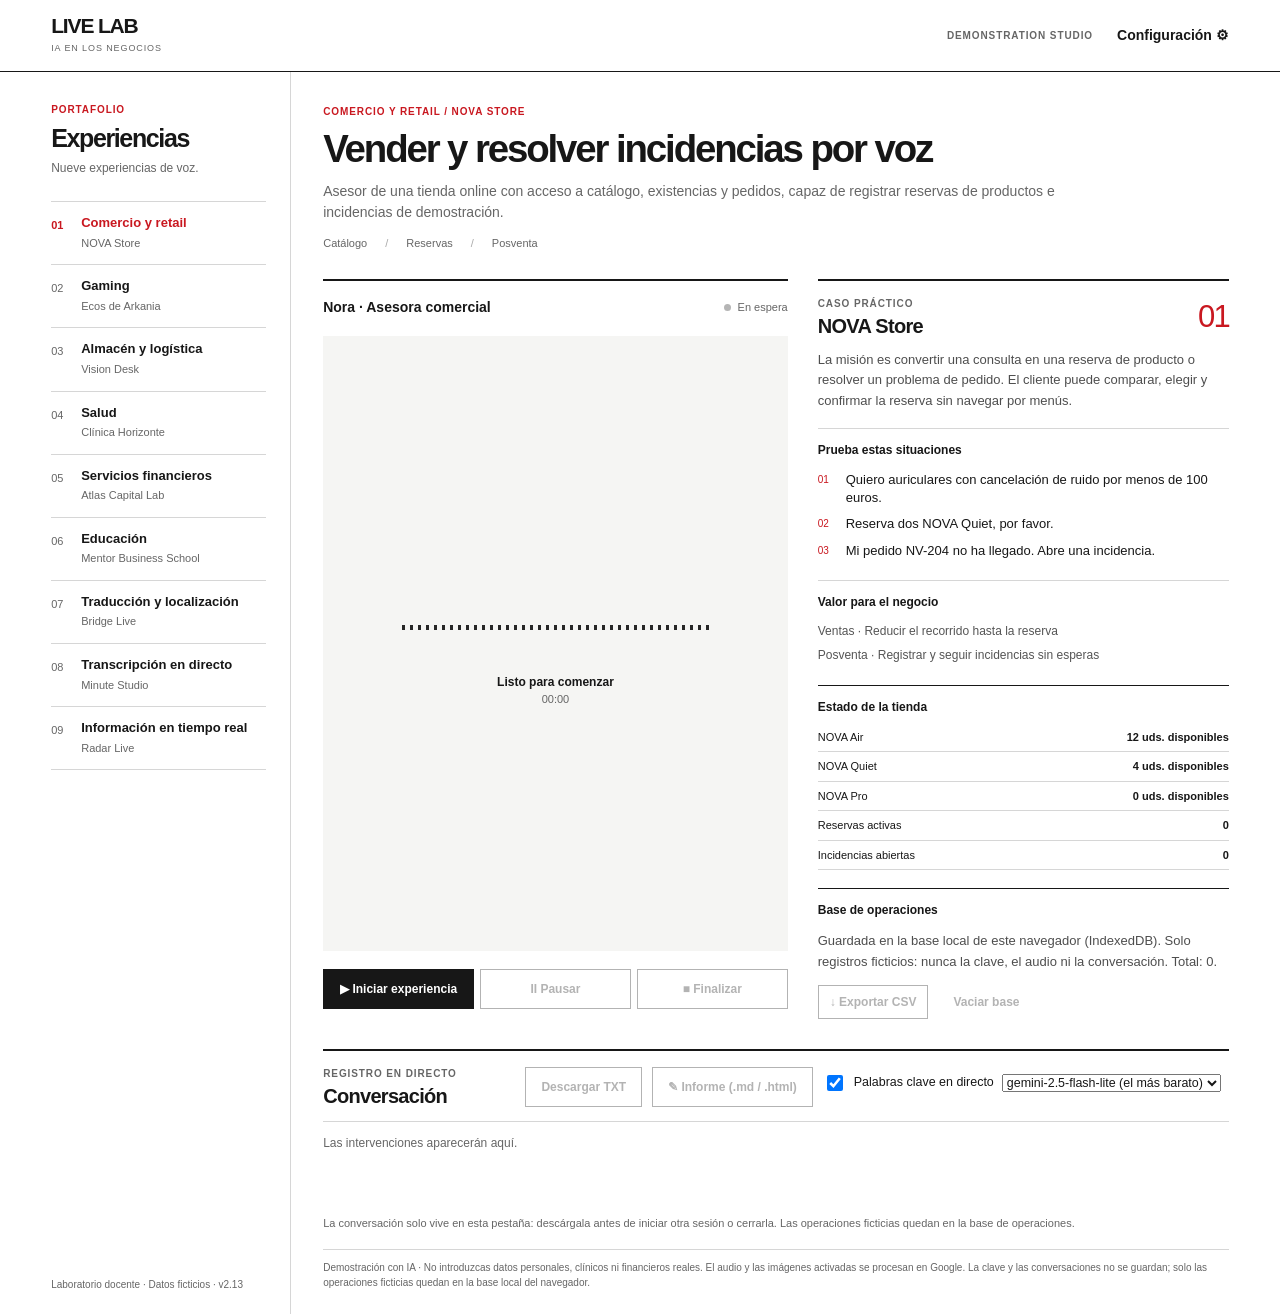
<file: index.html>
<!doctype html>
<html lang="es"><head><meta charset="utf-8"><meta name="viewport" content="width=device-width,initial-scale=1"><title>Live Lab · IA en los negocios</title><link rel="stylesheet" href="piloto-empresas.css?v=20261127-1"></head>
<body><header><div class="brand"><span class="logo">L<span>·</span></span><div><strong>LIVE LAB</strong><small>IA EN LOS NEGOCIOS</small></div></div><div class="headright"><span class="badge">DEMONSTRATION STUDIO</span><button id="settings" class="quiet">Configuración ⚙</button></div></header>
<main><aside><div class="overline">PORTAFOLIO</div><h2>Experiencias</h2><p>Nueve experiencias de voz.</p><nav id="cases" aria-label="Proyectos"></nav><div class="footnote">Laboratorio docente · Datos ficticios · v2.13</div></aside>
<section class="workspace"><div class="intro"><div id="category" class="overline"></div><h1 id="title"></h1><p id="description"></p><div id="tags"></div></div>
<div class="grid"><section class="studio"><div class="studio-top"><span id="agent" class="agent"></span><span id="connection" class="status"><i></i> En espera</span></div><div class="visual"><div class="halo"></div><div id="wave" class="wave" aria-hidden="true"></div><p id="speaking" aria-live="polite">Listo para comenzar</p><span id="time">00:00</span></div><div class="controls"><button id="start" class="primary">▶ Iniciar experiencia</button><button id="pause" disabled>II Pausar</button><button id="stop" disabled>■ Finalizar</button></div><div id="manual" hidden><button id="talk" disabled>Iniciar dictado</button><button id="done" disabled>Terminar dictado</button></div><div class="camera" id="cameraBox" hidden><video id="video" autoplay muted playsinline></video><button id="camera">Activar cámara</button><small>Solo objetos de demostración. Las imágenes se envían a Gemini mientras esté activa.</small></div><p id="error" role="alert"></p></section>
<section class="panel"><div class="panelhead"><div><div class="overline">CASO PRÁCTICO</div><h2 id="scenarioTitle"></h2></div><span class="number" id="number"></span></div><p id="scenario"></p><div class="divider"></div><h3>Prueba estas situaciones</h3><div id="examples"></div><div class="divider"></div><h3>Valor para el negocio</h3><div id="value"></div></section></div>
<section class="transcript"><div class="panelhead"><div><div class="overline">REGISTRO EN DIRECTO</div><h2 id="transcriptTitle">Conversación</h2></div><div class="exportrow"><button id="export" disabled>↓ Descargar TXT</button><button id="reportBtn" disabled>✎ Informe (.md / .html)</button></div></div><div id="log" role="log" aria-live="polite"><p class="placeholder">Las intervenciones aparecerán aquí.</p></div><div id="partial"></div></section>
<footer>Demostración con IA · No introduzcas datos personales, clínicos ni financieros reales. El audio y las imágenes activadas se procesan en Google. La clave y las conversaciones no se guardan; solo las operaciones ficticias quedan en la base local del navegador.</footer></section></main>
<dialog id="config"><form method="dialog"><div class="panelhead"><h2>Configuración</h2><button value="close" class="quiet">Cerrar ×</button></div></form><label>Clave personal de Gemini<input id="key" type="password" autocomplete="off" spellcheck="false" placeholder="Introduce tu clave API"></label><small>Se usa en esta pestaña para solicitar tokens temporales. No se guarda en archivos.</small><label>Modelo de conversación<input id="model" value="gemini-2.5-flash-native-audio-preview-12-2025"></label><label>Voz<select id="voice"><option>Kore</option><option>Charon</option><option>Aoede</option><option>Puck</option><option>Zephyr</option></select></label><label>Modo de transcripción<select id="mode"><option value="VERBATIM">Verbatim · literal</option><option value="SMART">Smart · texto editado</option></select></label><section class="protocol-field" aria-labelledby="protocolLabel"><div class="protocol-toolbar"><h3 id="protocolLabel">Protocolo del caso</h3><button id="editProtocol" type="button" class="quiet" aria-expanded="false" aria-controls="prompt">Editar texto</button></div><div id="protocolPreview" class="protocol-preview" tabindex="0" aria-label="Protocolo del caso formateado"></div><textarea id="prompt" rows="13" aria-labelledby="protocolLabel" hidden></textarea></section><button id="resetPrompt">Restaurar protocolo</button></dialog>
<script src="piloto-casos.js?v=20261127-1"></script><script src="puerta.js?v=20261128-2"></script><script src="piloto-empresas.js?v=20261128-2"></script><script src="informe-swiss.js?v=20261128-1"></script><script src="informe-live.js?v=20261127-7"></script><script src="claves.js?v=20261128-1"></script><script src="claves-live.js?v=20261128-1"></script><script src="silencio.js?v=20261128-1"></script><script src="silencio-live.js?v=20261128-2"></script></body></html>
</file>
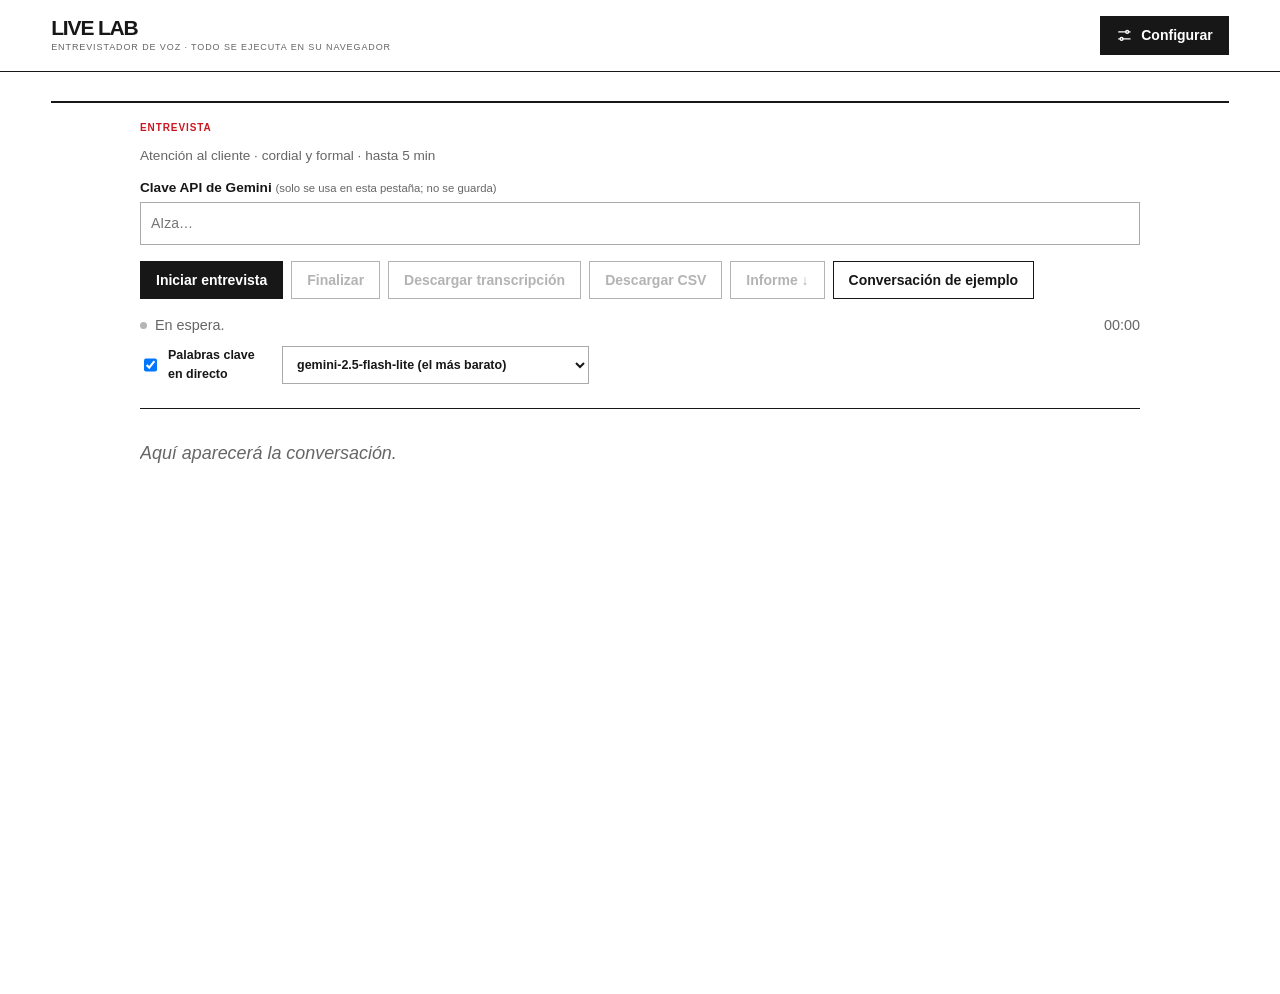
<file: entrevistador-voz/entrevistador.html>
<!doctype html>
<html lang="es">
<head>
<meta charset="utf-8">
<meta name="viewport" content="width=device-width,initial-scale=1">
<title>Live Lab · Entrevistador de voz</title>
<style>
  :root{--bg:#fff;--ink:#171717;--mut:#666;--acc:#c91820;--line:#d6d6d6;--card:#fff;--panel:#f5f5f3}
  *{box-sizing:border-box}
  body{margin:0;background:var(--bg);color:var(--ink);font:14px/1.5 Helvetica,Arial,sans-serif;-webkit-font-smoothing:antialiased}
  header{height:72px;padding:0 4vw;border-bottom:1px solid var(--ink);display:flex;justify-content:space-between;align-items:center;gap:1rem}
  .brand strong{display:block;font-size:21px;letter-spacing:-.055em;line-height:1;font-weight:750}.brand small{display:block;letter-spacing:.1em;font-size:9px;margin-top:3px;color:var(--mut)}
  #btnCfg{display:inline-flex;align-items:center;gap:.5rem}
  #btnCfg svg{width:1.05rem;height:1.05rem;transition:transform .3s}
  #btnCfg[aria-expanded="true"]{background:#fff;color:var(--ink)}
  #btnCfg[aria-expanded="true"] svg{transform:rotate(90deg)}
  :focus-visible{outline:2px solid var(--acc);outline-offset:3px}
  main{display:flex;align-items:flex-start;padding:1.8rem 4vw;max-width:1600px;margin:auto}
  section{background:#fff;border:0;border-top:2px solid var(--ink)}
  #sala{flex:1;min-width:0;padding:1.2rem 1.3rem}
  #sala .in{max-width:1000px;margin:0 auto}
  #resumen{color:var(--mut);font-size:.85rem;margin:0 0 .4rem}
  #config{flex:0 0 auto;width:0;margin-left:0;border-width:0;overflow:hidden;opacity:0;max-height:calc(100vh - 7rem);transition:width .3s ease,margin .3s ease,opacity .25s ease}
  #config .cfg-in{width:min(540px,45vw);padding:1.2rem 1.3rem}
  main.abierto #config{width:min(540px,45vw);margin-left:2rem;border-width:2px 0 0;opacity:1;overflow-y:auto}
  #log{height:calc(100vh - 23rem);min-height:300px}
  main:not(.abierto) #log{font-size:1.12rem}
  @media(prefers-reduced-motion:reduce){#config,#btnCfg svg{transition:none}}
  @media(max-width:860px){main{flex-direction:column;padding:1rem}main.abierto #config{width:100%;margin:1rem 0 0}#config .cfg-in{width:100%}.brand small{display:none}}
  h2{font:700 10px Helvetica,Arial,sans-serif;letter-spacing:.09em;text-transform:uppercase;color:var(--acc);margin:0 0 .8rem}
  label{display:block;margin:.75rem 0 .2rem;font-weight:600;font-size:.85rem}
  label small{font-weight:400;color:var(--mut)}
  input,select,textarea{width:100%;font:inherit;padding:10px;border:1px solid #aaa;border-radius:0;background:#fff;color:var(--ink)}
  textarea{resize:vertical}
  .fila{display:grid;grid-template-columns:1fr 1fr 1fr;gap:.7rem}
  button{font:600 14px Helvetica,Arial,sans-serif;background:var(--ink);color:#fff;border:1px solid var(--ink);border-radius:0;padding:10px 15px;cursor:pointer}button:hover:not(:disabled){background:var(--acc);border-color:var(--acc)}
  button.sec{background:#fff;color:var(--ink);border:1px solid var(--ink)}button.sec:hover:not(:disabled){background:#eee;border-color:var(--ink)}
  button:disabled{opacity:.32;cursor:default}
  .acciones{display:flex;gap:.5rem;flex-wrap:wrap;margin-top:1rem}
  #estado{display:flex;align-items:center;gap:.5rem;color:var(--mut);font-size:.9rem;margin-bottom:.6rem}
  #punto{width:7px;height:7px;border-radius:50%;background:#b5b5b5}
  #punto.on{background:var(--acc);box-shadow:0 0 0 4px rgba(201,24,32,.18)}
  #log{border-top:1px solid var(--ink);margin-top:1rem;padding-top:.8rem;overflow:auto}
  .t{margin:0 0 .7rem}.t b{display:block;font-size:.72rem;letter-spacing:.08em;text-transform:uppercase;color:var(--mut)}
  .t.ia b{color:var(--acc)}
  .small{font-size:.8rem;color:var(--mut);margin:.4rem 0}
  .vacio{color:var(--mut);font-style:italic}
  details{margin-top:.8rem}summary{cursor:pointer;color:var(--acc);font-size:.85rem}
  pre{white-space:pre-wrap;font-size:.78rem;background:var(--panel);border:1px solid var(--line);padding:.7rem;max-height:200px;overflow:auto}
#falt .dud{display:block;margin-top:.7rem}

.asist{border:1px solid var(--line);border-top:2px solid var(--ink);background:var(--panel);padding:.9rem 1rem;margin:.2rem 0 1rem}
.asist textarea{min-height:5.5rem}
.asist .fila2{display:flex;gap:.6rem;align-items:flex-end;flex-wrap:wrap;margin-top:.6rem}
.asist .fila2 div{flex:1 1 12rem}
#msgAsist,#msgInf{margin:.5rem 0 0;font-size:.9rem;min-height:1.2em}
#informe{margin-top:1.2rem;border-top:2px solid var(--ink);padding-top:1rem}
#informe h3{font-size:1.02rem;margin:1rem 0 .3rem}
#informe .aviso{font-size:.86rem;color:#626262}
#informe blockquote{margin:.25rem 0;padding-left:.8rem;border-left:3px solid var(--acc)}
#informe .nolit{color:#8a5a00;font-size:.82rem}
#informe table{border-collapse:collapse;width:100%;font-size:.93rem}#informe td,#informe th{border-bottom:1px solid var(--line);padding:.3rem .4rem;text-align:left;vertical-align:top}
</style>
</head>
<body>
<header><div class="brand"><strong>LIVE LAB</strong><small>ENTREVISTADOR DE VOZ · TODO SE EJECUTA EN SU NAVEGADOR</small></div>
<button id="btnCfg" type="button" aria-expanded="false" aria-controls="config"><svg viewBox="0 0 24 24" fill="none" stroke="currentColor" stroke-width="2" stroke-linecap="round" aria-hidden="true"><path d="M4 7h10M18 7h2M4 17h2M10 17h10"/><circle cx="16" cy="7" r="2"/><circle cx="8" cy="17" r="2"/></svg><span>Configurar</span></button></header>
<main>
<section id="sala"><div class="in">
  <h2>Entrevista</h2>
  <p id="resumen"></p>
  <label for="clave">Clave API de Gemini <small>(solo se usa en esta pestaña; no se guarda)</small></label>
  <input id="clave" type="password" autocomplete="off" placeholder="AIza…">
  <div class="acciones"><button id="ini">Iniciar entrevista</button><button class="sec" id="fin" disabled>Finalizar</button><button class="sec" id="desc" disabled>Descargar transcripción</button><button class="sec" id="csv" disabled>Descargar CSV</button><button class="sec" id="irInf" disabled>Informe ↓</button><button class="sec" id="demo" type="button" title="Carga una conversación escrita a mano para probar el informe sin micrófono">Conversación de ejemplo</button></div>
  <p id="estado" style="margin-top:1rem"><i id="punto"></i><span id="txtEstado">En espera.</span><span id="reloj" style="margin-left:auto">00:00</span></p>
  <div id="log"><p class="vacio">Aquí aparecerá la conversación.</p></div>
  <div id="falt" class="small"></div>
  <section id="informe" hidden aria-label="Informe de la entrevista">
    <h2 style="font-size:1.15rem">Informe de la entrevista</h2>
    <p class="aviso">Generado automáticamente a partir de la transcripción. Las citas se comprueban contra el texto; revise el contenido antes de usarlo. Al generarlo, la transcripción se envía a Google.</p>
    <div class="fila2" style="display:flex;gap:.6rem;align-items:flex-end;flex-wrap:wrap">
      <div style="flex:1 1 14rem"><label for="claveInf">Clave API de Gemini <small>(no se guarda)</small></label><input id="claveInf" type="password" autocomplete="off" placeholder="AIza…"></div>
      <button type="button" id="genInf">Generar informe</button><button type="button" class="sec" id="descInf" disabled>Descargar .md</button><button type="button" class="sec" id="descInfHtml" disabled>Descargar .html</button>
    </div>
    <p id="msgInf" role="status" aria-live="polite"></p>
    <div id="infOut"></div>
  </section>
</div></section>
<section id="config" aria-label="Configuración de la entrevista" inert aria-hidden="true">
<div class="cfg-in">
  <h2>Configuración de la entrevista</h2>
  <div class="asist" id="asist">
    <b>Asistente de configuración</b>
    <p class="small" style="margin:.25rem 0 .4rem">Describa su negocio y la conversación que desea automatizar. Gemini propondrá todos los campos; usted los revisa y los edita. Se usa la clave del campo «Clave API de Gemini» y el texto se envía a Google.</p>
    <label for="descNeg">Descripción del negocio y de la conversación</label>
    <textarea id="descNeg" rows="4" placeholder="Ej.: Tenemos una clínica dental con tres gabinetes. Queremos que un asistente atienda llamadas de pacientes que preguntan por tratamientos, precios orientativos y citas."></textarea>
    <div class="fila2"><div><label for="mTexto">Modelo de texto</label><select id="mTexto"><option value="gemini-2.5-flash-lite">gemini-2.5-flash-lite</option><option value="gemini-2.5-flash" selected>gemini-2.5-flash</option><option value="gemini-flash-latest">gemini-flash-latest</option><option value="gemini-2.0-flash">gemini-2.0-flash</option></select></div><button type="button" id="genCfg">Generar configuración</button></div>
    <p id="msgAsist" role="status" aria-live="polite"></p>
  </div>
  <label for="caso">Caso de uso</label>
  <select id="caso"></select>

  <label for="rol">Rol del asistente</label>
  <input id="rol">
  <label for="objetivo">Objetivo de la conversación</label>
  <textarea id="objetivo" rows="3"></textarea>
  <div class="fila">
    <div><label for="tono">Tono</label><select id="tono"><option>cordial y formal</option><option>amable y neutral</option><option>cercano y natural</option><option>neutro y profesional</option><option>exigente y directo</option></select></div>
    <div><label for="idioma">Idioma</label><select id="idioma"><option>español de España</option><option>español latinoamericano</option><option>inglés</option><option>francés</option><option>portugués</option></select></div>
    <div><label for="dur">Duración (min)</label><select id="dur"><option>3</option><option>5</option><option selected>8</option><option>10</option><option>15</option></select></div>
  </div>
  <div class="fila">
    <div><label for="sil1">Si la persona no responde, preguntar si sigue ahí tras</label><select id="sil1"><option value="0">No esperar (desactivado)</option><option value="8">8 s</option><option value="12">12 s</option><option value="15" selected>15 s</option><option value="20">20 s</option><option value="30">30 s</option><option value="45">45 s</option><option value="60">60 s</option></select></div>
    <div><label for="sil2">Si sigue sin responder, despedirse y cerrar tras otros</label><select id="sil2"><option value="8">8 s</option><option value="10">10 s</option><option value="15" selected>15 s</option><option value="20">20 s</option><option value="30">30 s</option><option value="45">45 s</option></select></div>
  </div>
  <div class="fila">
    <div><label for="ruido">Entorno sonoro <small>(filtro de ruido ambiente)</small></label><select id="ruido"><option value="off">Filtro desactivado</option><option value="quiet">Silencioso</option><option value="normal" selected>Normal</option><option value="loud">Ruidoso (murmullo, sala con gente)</option></select></div>
    <div><label for="pausa">Pausa que da por terminado mi turno</label><select id="pausa"><option value="600">0,6 s</option><option value="900" selected>0,9 s</option><option value="1200">1,2 s</option><option value="1800">1,8 s</option></select></div>
    <div><label for="maxturno">Duración máxima de un turno de voz</label><select id="maxturno"><option value="20">20 s</option><option value="40" selected>40 s</option><option value="60">60 s</option><option value="120">120 s</option></select></div>
  </div>
  <label for="saludo">Primera indicación al asistente <small>(para que inicie la conversación; vacío = espera a que hable la persona)</small></label>
  <input id="saludo">
  <label for="guia">Preguntas guía <small>(una por línea; el asistente las plantea una a una)</small></label>
  <textarea id="guia" rows="5"></textarea>
  <label for="ctx">Contexto de la empresa <small>(quién es, qué vende, a quién atiende)</small></label>
  <textarea id="ctx" rows="3"></textarea>
  <label for="datos">Datos adicionales que el asistente consulta <small>(preguntas frecuentes, tarifas, catálogo, políticas…)</small></label>
  <textarea id="datos" rows="6"></textarea>
  <label for="aleat">Elementos a presentar en orden aleatorio <small>(uno por línea; la página sortea el orden en cada sesión; vacío = ninguno)</small></label>
  <textarea id="aleat" rows="2"></textarea>
  <label for="cierre">Frase de despedida que cierra la sesión <small>(al oírla, la página deja de enviar audio y finaliza; vacío = no se cierra sola)</small></label>
  <input id="cierre">
  <label for="faltas">Frase con la que el asistente indica que un dato no consta <small>(la página anota la pregunta de la persona; vacío = no se anota)</small></label>
  <input id="faltas">
  <label for="dudosas">Frases que marcan una respuesta dudosa <small>(una por línea, «frase | etiqueta»; la página anota la respuesta anterior de la persona en un apartado para el investigador; vacío = no se anota)</small></label>
  <textarea id="dudosas" rows="2"></textarea>
  <details id="dprot"><summary>Protocolo completo (avanzado)</summary>
    <p id="aviso" class="small"></p>
    <textarea id="protocolo" rows="8" placeholder="Opcional. Si se rellena, se envía tal cual al asistente y sustituye a la composición automática."></textarea>
  </details>
  <div class="acciones">
    <button class="sec" id="cargar">Añadir archivo de texto…</button>
    <button class="sec" id="gcfg">Guardar configuración</button>
    <button class="sec" id="lcfg">Abrir configuración…</button>
    <input type="file" id="fich" accept=".txt,.md,.csv,.json" multiple hidden>
    <input type="file" id="fcfg" accept=".json" hidden>
  </div>
  <div class="fila" style="grid-template-columns:1fr 1fr">
    <div><label for="voz">Voz</label><select id="voz"><option>Kore</option><option>Aoede</option><option>Puck</option><option>Charon</option><option>Zephyr</option></select></div>
    <div><label for="modelo">Modelo de conversación</label><select id="modelo"><option value="gemini-3.8-live">gemini-3.8-live</option><option value="gemini-3.8-live-extended-thinking">gemini-3.8-live-extended-thinking</option><option value="gemini-3.1-flash-live-preview">gemini-3.1-flash-live-preview</option><option value="gemini-2.5-flash-native-audio-preview-12-2025">gemini-2.5-flash-native-audio-preview-12-2025</option></select></div>
  </div>
  <details><summary>Ver las instrucciones completas que recibirá el asistente</summary><pre id="prev"></pre></details>
</div>
</section>
</main>

<script>
/* ---- Módulo de informe .md/.html (diseño suizo); copia de informe-swiss.js ---- */
/* Informe de conversación en Markdown y HTML (diseño suizo clásico).
   Sin dependencias. Uso: InformeSwiss.construyeMd(r, ctx), InformeSwiss.construyeHtml(r, ctx),
   InformeSwiss.descarga(nombre, texto, tipo), InformeSwiss.pideInforme(opciones). */
(function(root){
"use strict";
const esc=t=>String(t==null?"":t).replace(/[&<>"]/g,c=>({"&":"&amp;","<":"&lt;",">":"&gt;",'"':"&quot;"}[c]));
const norm=t=>String(t).toLowerCase().normalize("NFD").replace(/[\u0300-\u036f]/g,"").replace(/[^a-z0-9 ]/g," ").replace(/\s+/g," ").trim();
const mdl=t=>String(t==null?"":t).replace(/\r?\n/g," ").replace(/\|/g,"\\|");
const fechaLarga=d=>d.toLocaleDateString("es-ES",{day:"numeric",month:"long",year:"numeric"});
const horaCorta=d=>d.toLocaleTimeString("es-ES",{hour:"2-digit",minute:"2-digit"});
const AVISO="Informe generado automáticamente con un modelo de IA a partir de la transcripción. Es un borrador: revíselo antes de usarlo.";

/* Secciones presentes, con numeración consecutiva */
function secciones(r,ctx){
  const S=[],tv=ctx.tituloValoraciones||"Valoraciones";
  if(r.resumen) S.push({id:"resumen",t:"Resumen"});
  if(r.hallazgos&&r.hallazgos.length) S.push({id:"hallazgos",t:"Hallazgos"});
  if(r.citas&&r.citas.length) S.push({id:"citas",t:"Citas literales"});
  if(r.valoraciones&&r.valoraciones.length) S.push({id:"valoraciones",t:tv});
  if((r.alertas&&r.alertas.length)||(ctx.dudosas&&ctx.dudosas.length)||(ctx.faltas&&ctx.faltas.length)) S.push({id:"alertas",t:"Alertas para la revisión humana"});
  if(r.seguimiento) S.push({id:"seguimiento",t:"Seguimiento sugerido"});
  S.forEach((s,i)=>s.n=String(i+1).padStart(2,"0"));
  return S;
}
function meta(ctx){
  const f=ctx.fecha||new Date(),m=[["Fecha",fechaLarga(f)+", "+horaCorta(f)]];
  if(ctx.duracion) m.push(["Duración",ctx.duracion]);
  m.push(["Intervenciones",String((ctx.turnos||[]).length)]);
  if(ctx.modelo) m.push(["Modelo del informe",ctx.modelo]);
  return m;
}
const cita=c=>typeof c==="string"?{t:c,lit:true}:c;

function construyeMd(r,ctx){
  const L=[],S=secciones(r,ctx),tit=ctx.titulo||"Conversación";
  L.push("# Informe de la conversación","", "**"+tit+"**"+(ctx.subtitulo?" · "+ctx.subtitulo:""),"");
  L.push(meta(ctx).map(([k,v])=>k+": "+v).join(" · "),"");
  for(const s of S){
    L.push("## "+s.n+" · "+s.t,"");
    if(s.id==="resumen") L.push(r.resumen,"");
    if(s.id==="hallazgos"){ r.hallazgos.forEach(h=>L.push("- **"+h.tema+".** "+h.detalle)); L.push(""); }
    if(s.id==="citas"){ r.citas.map(cita).forEach(c=>L.push("> «"+c.t+"»"+(c.lit?"":" *(no coincide literalmente con la transcripción; verifíquela)*"),"")); }
    if(s.id==="valoraciones"){ L.push("| Elemento | Valor | Motivo |","| --- | --- | --- |"); r.valoraciones.forEach(v=>L.push("| "+mdl(v.elemento)+" | "+mdl(v.valor)+" | "+mdl(v.motivo)+" |")); L.push(""); }
    if(s.id==="alertas"){
      (r.alertas||[]).forEach(a=>L.push("- "+a));
      (ctx.dudosas||[]).forEach(d=>L.push("- ["+d.t+"] "+d.et+": «"+d.r+"»"));
      (ctx.faltas||[]).forEach(f=>L.push("- Dato que la persona echó en falta: «"+f+"»"));
      L.push("");
    }
    if(s.id==="seguimiento") L.push(r.seguimiento,"");
  }
  if((ctx.turnos||[]).length){
    L.push("## Anexo · Transcripción","");
    ctx.turnos.forEach(x=>L.push("**["+x.t+"] "+x.quien+":** "+String(x.texto).trim(),""));
  }
  L.push("---","","*"+(ctx.aviso||AVISO)+"*","");
  return L.join("\n");
}

const CSS=`
:root{color-scheme:light dark;--bg:#fafaf9;--surf:#f5f5f4;--line:#e7e5e4;--ink:#1c1917;--ink70:rgba(28,25,23,.7);--ink40:rgba(28,25,23,.4);--acc:#C8102E;--acc20:rgba(200,16,46,.2)}
@media(prefers-color-scheme:dark){:root{--bg:#0c0a09;--surf:#1c1917;--line:#292524;--ink:#fafaf9;--ink70:rgba(250,250,249,.7);--ink40:rgba(250,250,249,.4)}}
*{box-sizing:border-box}html{-webkit-text-size-adjust:100%}
body{margin:0;background:var(--bg);color:var(--ink);font:400 16px/1.625 'IBM Plex Sans','Hanken Grotesk','Barlow','Host Grotesk','DM Sans',system-ui,sans-serif;font-variant-numeric:tabular-nums;-webkit-font-smoothing:antialiased}
.wrap{max-width:72rem;margin:0 auto;padding:0 16px}
.g{display:grid;grid-template-columns:repeat(12,minmax(0,1fr));column-gap:16px}
.cap{font-size:12px;letter-spacing:.05em;text-transform:uppercase;line-height:1.5}
.q70{color:var(--ink70)}.q40{color:var(--ink40)}
header.top{padding:64px 0 48px;border-bottom:1px solid var(--line)}
.bar{width:48px;height:8px;background:var(--acc);margin:0 0 32px}
h1{font-weight:300;letter-spacing:-.02em;line-height:1.05;font-size:clamp(2.25rem,7vw,4.5rem);margin:16px 0 24px;text-wrap:balance;grid-column:1/-1}
.sub{font-size:20px;font-weight:300;color:var(--ink70);max-width:60ch;margin:0 0 40px;grid-column:1/-1}
dl.meta{display:grid;grid-template-columns:repeat(auto-fit,minmax(150px,1fr));gap:24px 16px;margin:0}
dl.meta dt{font-size:12px;letter-spacing:.05em;text-transform:uppercase;color:var(--ink40)}dl.meta dd{margin:4px 0 0;font-weight:500}
section.s{padding:64px 0;border-bottom:1px solid var(--line)}
.lab{grid-column:1/-1;margin-bottom:24px}.lab .n{display:block;font-size:12px;letter-spacing:.05em;color:var(--acc)}
h2{font-weight:300;letter-spacing:-.01em;line-height:1.2;font-size:clamp(1.5rem,3.4vw,1.875rem);margin:6px 0 0;text-wrap:balance}
.body{grid-column:1/-1}
.body p,.body li,.body blockquote{max-width:60ch;text-wrap:pretty}
.body p{margin:0}.lead{font-size:20px;font-weight:300;line-height:1.55}
ul.flat{list-style:none;margin:0;padding:0}ul.flat li{padding:12px 0;border-top:1px solid var(--line)}ul.flat li:first-child{border-top:0;padding-top:0}
ul.flat b{font-weight:500}
blockquote{margin:0 0 16px;padding:0 0 0 16px;border-left:2px solid var(--acc);font-weight:300;font-size:18px}
.nolit{display:block;font-size:12px;letter-spacing:.05em;text-transform:uppercase;color:var(--acc);font-weight:400;margin-top:4px}
.scroll{overflow-x:auto}table{border-collapse:collapse;width:100%;font-size:15px}
th{font-size:12px;letter-spacing:.05em;text-transform:uppercase;font-weight:400;color:var(--ink40);text-align:left;padding:0 16px 8px 0;border-bottom:1px solid var(--ink)}
td{padding:12px 16px 12px 0;border-bottom:1px solid var(--line);vertical-align:top}
ul.al li{position:relative;padding:8px 0 8px 24px;border:0;max-width:60ch}
ul.al li::before{content:"";position:absolute;left:0;top:19px;width:8px;height:8px;background:var(--acc)}
.tr .t{display:grid;grid-template-columns:96px minmax(0,1fr);gap:16px;padding:12px 0;border-top:1px solid var(--line)}
.tr .t:first-child{border-top:0}.tr .who{font-size:12px;letter-spacing:.05em;text-transform:uppercase;color:var(--ink40);padding-top:4px}
.tr .who i{font-style:normal;display:block;color:var(--ink40)}.tr .t.ia .who{color:var(--acc)}
.tr .t p{max-width:60ch}
footer{padding:48px 0 96px}footer p{font-size:12px;letter-spacing:.05em;text-transform:uppercase;color:var(--ink40);max-width:60ch;margin:0}
button{font:500 14px/1 inherit;font-family:inherit;min-height:44px;padding:0 24px;border:1px solid var(--ink);border-radius:0;background:transparent;color:var(--ink);cursor:pointer;margin-top:24px}
button:hover{background:var(--ink);color:var(--bg)}button:focus-visible,a:focus-visible{outline:2px solid var(--acc);outline-offset:3px}
@media(min-width:768px){.wrap{padding:0 32px}header.top{padding:96px 0 64px}section.s{padding:96px 0}
 .lab{grid-column:1/span 4;margin-bottom:0}.body{grid-column:5/span 8}h1{grid-column:1/span 10}.sub{grid-column:1/span 8}}
@media print{button{display:none}body{background:#fff;color:#000}section.s{padding:32px 0;break-inside:avoid-page}header.top{padding:0 0 24px}}
`;

function construyeHtml(r,ctx){
  const S=secciones(r,ctx),tit=ctx.titulo||"Conversación",f=ctx.fecha||new Date();
  const sec=(s,html)=>'<section class="s" aria-labelledby="h-'+s.id+'"><div class="wrap g"><div class="lab"><span class="n">'+s.n+'</span><h2 id="h-'+s.id+'">'+esc(s.t)+'</h2></div><div class="body">'+html+'</div></div></section>';
  let h='<!doctype html><html lang="es"><head><meta charset="utf-8"><meta name="viewport" content="width=device-width,initial-scale=1"><meta name="color-scheme" content="light dark"><meta name="theme-color" content="#fafaf9" media="(prefers-color-scheme: light)"><meta name="theme-color" content="#0c0a09" media="(prefers-color-scheme: dark)">'
   +'<title>Informe · '+esc(tit)+'</title><link rel="preconnect" href="https://fonts.googleapis.com"><link href="https://fonts.googleapis.com/css2?family=IBM+Plex+Sans:ital,wght@0,300;0,400;0,500;0,600;1,300;1,400&amp;display=swap" rel="stylesheet"><style>'+CSS+'</style></head><body>'
   +'<header class="top"><div class="wrap"><div class="bar" aria-hidden="true"></div><div class="g"><p class="cap q70" style="grid-column:1/-1;margin:0">Informe de la conversación</p><h1>'+esc(tit)+'</h1>'+(ctx.subtitulo?'<p class="sub">'+esc(ctx.subtitulo)+'</p>':'')+'</div>'
   +'<dl class="meta">'+meta(ctx).map(([k,v])=>'<div><dt>'+esc(k)+'</dt><dd>'+esc(v)+'</dd></div>').join('')+'</dl><button type="button" onclick="window.print()">Imprimir o guardar en PDF</button></div></header><main>';
  for(const s of S){
    let b="";
    if(s.id==="resumen") b='<p class="lead">'+esc(r.resumen)+'</p>';
    if(s.id==="hallazgos") b='<ul class="flat">'+r.hallazgos.map(x=>'<li><b>'+esc(x.tema)+'.</b> '+esc(x.detalle)+'</li>').join('')+'</ul>';
    if(s.id==="citas") b=r.citas.map(cita).map(c=>'<blockquote>«'+esc(c.t)+'»'+(c.lit?'':'<span class="nolit">No coincide literalmente con la transcripción; verifíquela</span>')+'</blockquote>').join('');
    if(s.id==="valoraciones") b='<div class="scroll"><table><thead><tr><th scope="col">Elemento</th><th scope="col">Valor</th><th scope="col">Motivo</th></tr></thead><tbody>'+r.valoraciones.map(v=>'<tr><td>'+esc(v.elemento)+'</td><td>'+esc(v.valor)+'</td><td>'+esc(v.motivo)+'</td></tr>').join('')+'</tbody></table></div>';
    if(s.id==="alertas") b='<ul class="flat al">'+(r.alertas||[]).map(a=>'<li>'+esc(a)+'</li>').join('')+(ctx.dudosas||[]).map(d=>'<li><span class="q40">['+esc(d.t)+'] '+esc(d.et)+'</span><br>«'+esc(d.r)+'»</li>').join('')+(ctx.faltas||[]).map(x=>'<li><span class="q40">Dato que echó en falta</span><br>«'+esc(x)+'»</li>').join('')+'</ul>';
    if(s.id==="seguimiento") b='<p>'+esc(r.seguimiento)+'</p>';
    h+=sec(s,b);
  }
  if((ctx.turnos||[]).length){
    h+='<section class="s" aria-labelledby="h-anexo"><div class="wrap g"><div class="lab"><span class="n">Anexo</span><h2 id="h-anexo">Transcripción</h2></div><div class="body tr">'
      +ctx.turnos.map(x=>'<div class="t'+(x.quien==="Asistente"?' ia':'')+'"><div class="who">'+esc(x.quien)+'<i>'+esc(x.t)+'</i></div><p>'+esc(String(x.texto).trim())+'</p></div>').join('')+'</div></div></section>';
  }
  h+='</main><footer><div class="wrap"><p>'+esc(ctx.aviso||AVISO)+'</p></div></footer></body></html>';
  return h;
}

function descarga(nombre,texto,tipo){const a=document.createElement("a");a.href=URL.createObjectURL(new Blob([texto],{type:tipo}));a.download=nombre;document.body.appendChild(a);a.click();a.remove();setTimeout(()=>URL.revokeObjectURL(a.href),1000);}
const slug=t=>String(t||"informe").toLowerCase().normalize("NFD").replace(/[\u0300-\u036f]/g,"").replace(/[^a-z0-9]+/g,"-").replace(/^-+|-+$/g,"")||"informe";

/* ---- Llamada a Gemini (texto) con recuperación ante 404 ---- */
const GEN="https://generativelanguage.googleapis.com/v1beta/models";
async function errGoogle(r){let m="";try{m=(await r.json())?.error?.message||""}catch(e){}return "Google respondió HTTP "+r.status+(m?": "+m:"")+"."}
async function modeloDisponible(clave){
  const r=await fetch(GEN+"?pageSize=200",{credentials:"omit",cache:"no-store",headers:{"x-goog-api-key":clave}});
  if(!r.ok) throw new Error(await errGoogle(r));
  const ms=((await r.json()).models||[]).filter(m=>(m.supportedGenerationMethods||[]).includes("generateContent")).map(m=>m.name.replace(/^models\//,""));
  const quita=n=>/(live|tts|image|embed|audio|vision|thinking|preview-\d|exp|learnlm|gemma|robotics|computer)/i.test(n),buenos=ms.filter(n=>!quita(n));
  const pref=["gemini-flash-latest","gemini-2.5-flash","gemini-2.0-flash","gemini-1.5-flash"];
  return pref.find(n=>buenos.includes(n))||buenos.find(n=>/flash/i.test(n)&&!/lite/i.test(n))||buenos.find(n=>/flash/i.test(n))||buenos[0]||null;
}
/* Llamada a Gemini (texto) con tiempo de espera, recuperación ante 404 y otros modelos ante saturación o silencio.
   opc: {porPeticion: ms máximos por intento (40000), total: ms máximos en conjunto (90000)} */
async function llamaTexto(modelo,clave,prompt,schema,opc){
  opc=opc||{};
  const porPeticion=opc.porPeticion||40000,total=opc.total||90000,fin=Date.now()+total;
  const tope=m=>{const e=new Error(m);e.timeout=true;return e};
  const cuerpo=JSON.stringify({contents:[{role:"user",parts:[{text:prompt}]}],generationConfig:{temperature:0.3,responseMimeType:"application/json",responseSchema:schema}});
  const envia=async m=>{
    const resta=fin-Date.now(); if(resta<1500) throw tope("Tiempo de espera agotado: Gemini no respondió en "+Math.round(total/1000)+" s.");
    const ms=Math.min(porPeticion,resta),ac=new AbortController(),h=setTimeout(()=>ac.abort(),ms);
    try{return await fetch(GEN+"/"+encodeURIComponent(m)+":generateContent",{method:"POST",credentials:"omit",cache:"no-store",signal:ac.signal,headers:{"Content-Type":"application/json","x-goog-api-key":clave},body:cuerpo})}
    catch(e){if(e&&e.name==="AbortError") throw tope("El modelo "+m+" no respondió en "+Math.round(ms/1000)+" s."); throw e}
    finally{clearTimeout(h)}
  };
  let usado=modelo,r=null,e0="";
  try{r=await envia(modelo)}catch(e){if(!e.timeout) throw e; e0=e.message}
  if(r&&r.status===404){const alt=await modeloDisponible(clave);if(!alt||alt===modelo) throw new Error(await errGoogle(r));usado=alt;r=await envia(alt);}
  /* Saturación (503), límite (429), error del servidor (500) o silencio del modelo: se prueban otros modelos de texto mientras quede tiempo */
  if(!r||[429,500,503].includes(r.status)){
    if(r) e0=await errGoogle(r);
    for(const alt of ["gemini-2.5-flash","gemini-2.5-flash-lite","gemini-2.0-flash","gemini-flash-lite-latest"].filter(m=>m!==modelo&&m!==usado)){
      if(fin-Date.now()<3000) break;
      try{const r2=await envia(alt); if(r2.ok||![404,429,500,503].includes(r2.status)){usado=alt;r=r2;break}}catch(e){if(!e.timeout) throw e}
    }
    if(!r||[429,500,503].includes(r.status)) throw new Error(e0||"Gemini no está disponible en este momento.");
  }
  if(!r.ok) throw new Error(await errGoogle(r));
  const espera=Math.max(2000,fin-Date.now()),j=await Promise.race([r.json(),new Promise((_,no)=>setTimeout(()=>no(tope("Gemini dejó de responder a mitad de la respuesta.")),espera))]),
    t=(j&&j.candidates&&j.candidates[0]&&j.candidates[0].content&&j.candidates[0].content.parts||[]).map(p=>p.text||"").join("");
  if(!t) throw new Error("Respuesta vacía del modelo.");
  return {datos:JSON.parse(t.replace(/^```json\s*|```\s*$/g,"")),modelo:usado};
}
const SCHEMA={type:"OBJECT",required:["resumen","hallazgos","citas","valoraciones","alertas","seguimiento"],properties:{
  resumen:{type:"STRING"},
  hallazgos:{type:"ARRAY",items:{type:"OBJECT",required:["tema","detalle"],properties:{tema:{type:"STRING"},detalle:{type:"STRING"}}}},
  citas:{type:"ARRAY",items:{type:"STRING"}},
  valoraciones:{type:"ARRAY",items:{type:"OBJECT",required:["elemento","valor","motivo"],properties:{elemento:{type:"STRING"},valor:{type:"STRING"},motivo:{type:"STRING"}}}},
  alertas:{type:"ARRAY",items:{type:"STRING"}},seguimiento:{type:"STRING"}}};

/* opciones: {clave, modelo, contexto (texto), turnos:[{quien,t,texto}], decisiones (etiqueta de «valoraciones»), extra (texto), quienPersona:"Persona"} */
async function pideInforme(o){
  const trans=o.turnos.map(x=>"["+x.t+"] "+x.quien+": "+String(x.texto).trim()).join("\n");
  const prompt="Eres analista. Redacta en español un informe breve y objetivo de la conversación siguiente. No inventes nada que no figure en la transcripción; si algo no consta, no lo menciones. "+
   "«citas» debe contener fragmentos LITERALES dichos por la persona (copiados sin cambios). «valoraciones» recoge "+(o.decisiones||"puntuaciones, preferencias o decisiones expresadas")+" (elemento, valor, motivo); si no hay, devuelve una lista vacía. "+
   "«alertas» recoge contradicciones, respuestas inverosímiles, bromas, temas ajenos o puntos que una persona debería revisar. «seguimiento» propone en una frase qué revisar o hacer después.\n\n"+
   (o.contexto?"CONTEXTO:\n"+o.contexto+"\n\n":"")+(o.extra?o.extra+"\n\n":"")+"TRANSCRIPCIÓN:\n"+trans;
  const {datos:r,modelo}=await llamaTexto(o.modelo,o.clave,prompt,SCHEMA);
  const pers=norm(o.turnos.filter(x=>x.quien===(o.quienPersona||"Persona")).map(x=>x.texto).join(" "));
  r.citas=(r.citas||[]).map(c=>({t:c,lit:norm(c).length>0&&pers.includes(norm(c))}));
  return {informe:r,modelo};
}

root.InformeSwiss={construyeMd,construyeHtml,descarga,pideInforme,llamaTexto,slug,norm,esc,AVISO};
})(typeof window!=="undefined"?window:globalThis);

</script>
<script>
/* ---- Palabras clave en tiempo real; copia de claves.js ---- */
/* Palabras clave en tiempo real: marcador con etiqueta (estilo Anotador Banco TAM).
   Uso: const C=Claves.crea({obtenClave,obtenModelo,obtenContexto,alCambiar}); nodo=C.nodo(texto,id); C.activo=true|false. */
(function(root){
"use strict";
const CSS=".kw{color:#14110F;padding:3px 0;border-radius:8px;-webkit-box-decoration-break:clone;box-decoration-break:clone;padding-left:5px;padding-right:5px;font-weight:400}"+
".kw{background:#FFEA00}"+
".kw-bd{display:inline-block;font:500 10px/1 ui-monospace,SFMono-Regular,Menlo,Consolas,monospace;padding:2px 4px;margin:0 6px 0 2px;vertical-align:super;color:#14110F;letter-spacing:.02em;border-radius:4px;text-transform:uppercase}"+
".kw-ctl{display:inline-flex;align-items:center;gap:8px;font-size:.78rem;margin:0 0 .5rem}.kw-ctl input{width:16px;height:16px}.kw-ctl small{opacity:.7}.kw-ctl small.err{opacity:1;color:#b00020;font-weight:600}.kw-ctl small button{margin-left:6px;padding:2px 8px;font-size:11px}";
const COD={PRE:["Precio","#FFE066"],CONF:["Confianza","#8FD3FF"],CANT:["Cantidad","#FFB38A"],PROD:["Producto","#B7F55C"],PLAZ:["Plazo o tiempo","#C9B6FF"],MARC:["Marca","#FF9EC4"],CALI:["Calidad","#7EE6C8"],NEC:["Necesidad","#FFC857"],OBJ:["Objeción o duda","#FF8A80"],EMO:["Emoción","#E3A8FF"],DISP:["Disponibilidad","#9FB8FF"],PAGO:["Pago o financiación","#E6D3A3"],USO:["Uso o contexto","#A5E8A0"],OTRO:["Otro","#D9D9D9"]};
const SCHEMA={type:"OBJECT",required:["claves"],properties:{claves:{type:"ARRAY",items:{type:"OBJECT",required:["frase","codigo","tipo"],properties:{frase:{type:"STRING"},codigo:{type:"STRING",enum:Object.keys(COD)},tipo:{type:"STRING",enum:["foco","dato"]}}}}}};
function crea(o){
  const I=root.InformeSwiss;
  if(!document.getElementById("kw-css")){const s=document.createElement("style");s.id="kw-css";s.textContent=CSS;document.head.appendChild(s)}
  const cache=new Map(), timers=new Map(), enCurso=new Set();
  const M={activo:true,error:"",cache,modelo:"gemini-2.5-flash-lite"};
  const lim=t=>String(t).toLowerCase();
  function valida(texto,lista){
    const L=lim(texto),vistos=[],out=[];
    for(const c of lista||[]){
      const f=String(c.frase||"").trim(); if(!f||f.length>60) continue;
      const i=L.indexOf(lim(f)); if(i<0) continue;
      const s=i,e=i+f.length; if(vistos.some(v=>s<v[1]&&e>v[0])) continue;
      vistos.push([s,e]);
      out.push({s,e,tipo:c.tipo==="dato"?"dato":"foco",codigo:COD[String(c.codigo||"").toUpperCase()]?String(c.codigo).toUpperCase():"OTRO"});
    }
    return out.sort((a,b)=>a.s-b.s).slice(0,3);
  }
  const fallos=new Map();
  const conTope=(p,ms)=>Promise.race([p,new Promise((_,no)=>setTimeout(()=>no(Object.assign(new Error("Tiempo de espera agotado ("+Math.round(ms/1000)+" s)."),{timeout:true})),ms))]);
  const est=(m,err)=>{ M.estado=m; if(o.alEstado) o.alEstado(m,!!err); };
  function refresca(){
    if(enCurso.size) return est("Analizando"+(enCurso.size>1?" ("+enCurso.size+")":"")+"…");
    if(M.error) return est(M.error,true);
    est("Activo.");
  }
  async function analiza(texto){
    const clave=o.obtenClave(); if(!clave||!I) return;
    const prompt="Marcas palabras clave en tiempo real de lo que dice una persona durante una conversación, para que quien entrevista sepa en qué centrarse.\n\n"+
     "MOTIVO DE LA EXPERIENCIA:\n"+o.obtenContexto()+"\n\n"+
     "Devuelve entre 0 y 3 expresiones de 1 a 4 palabras, copiadas LITERALMENTE del texto, que sean clave para ese motivo. No marques relleno, saludos ni palabras genéricas; si nada es relevante, devuelve una lista vacía. "+
     "tipo «foco»: tema, motivación, objeción o emoción que conviene profundizar. tipo «dato»: cifra, nombre, plazo, importe o decisión concreta. "+
     "«codigo»: elige el que mejor encaje de esta lista: "+Object.entries(COD).map(([k,v])=>k+" ("+v[0]+")").join(", ")+".\n\nTEXTO DE LA PERSONA:\n"+texto;
    /* Tiempo de espera: 10 s por intento y 24 s en total; si el modelo elegido no responde, llamaTexto prueba otros. */
    const r=await conTope(I.llamaTexto(M.modelo,clave,prompt,SCHEMA,{porPeticion:10000,total:24000}),30000);
    return valida(texto,r.datos&&r.datos.claves);
  }
  const ESPERAS=[4000,12000,25000];
  async function ejecuta(texto,id){
    if(cache.has(texto)||enCurso.has(texto)) return;
    enCurso.add(texto); refresca();
    try{
      cache.set(texto,await analiza(texto)||[]); fallos.delete(texto); M.error="";
      if(o.alCambiar) o.alCambiar();
    }catch(e){
      const n=(fallos.get(texto)||0)+1; fallos.set(texto,n);
      const dia=/per ?day|PerDay|daily/i.test(e.message||"");
      if(dia){ M.bloqueo=Date.now()+1800000; M.error="Cupo diario de Gemini agotado: las palabras clave se pausan 30 min (el resto sigue funcionando)."; }
      else if(n<=ESPERAS.length){
        const w=ESPERAS[n-1]; M.error="Palabras clave: "+(e.message||"error")+" Reintento "+n+"/"+ESPERAS.length+" en "+Math.round(w/1000)+" s.";
        const h=setTimeout(()=>{ timers.delete(id); ejecuta(texto,id); },w); timers.set(id,{texto,h});
      }else M.error="Palabras clave: no se pudo analizar tras "+ESPERAS.length+" reintentos ("+(e.message||"error")+").";
    }finally{ enCurso.delete(texto); refresca(); }
  }
  function pide(texto,id){
    if(!M.activo||texto.trim().length<12||cache.has(texto)||enCurso.has(texto)) return;
    if(!o.obtenClave()){ est("Sin clave de Gemini: introdúzcala para marcar palabras clave."); return; }
    if(Date.now()<(M.bloqueo||0)||(fallos.get(texto)||0)>ESPERAS.length) return;
    const previo=timers.get(id); if(previo&&previo.texto===texto) return;
    if(previo) clearTimeout(previo.h);
    timers.set(id,{texto,h:setTimeout(()=>{ timers.delete(id); ejecuta(texto,id); },300)});
  }
  /* Reintento manual: borra fallos y bloqueos y vuelve a analizar lo pendiente. */
  M.reintenta=()=>{ fallos.clear(); M.bloqueo=0; M.error=""; timers.forEach(x=>clearTimeout(x.h)); timers.clear(); refresca(); if(o.alCambiar) o.alCambiar(); };
  M.nodo=(texto,id,cerrada)=>{
    const t=String(texto), f=document.createElement("span"), ms=M.activo?cache.get(t):null;
    if(M.activo&&!ms&&cerrada!==false) pide(t,id);
    if(!ms||!ms.length){ f.append(t); return f; }
    let p=0;
    for(const m of ms){
      if(m.s>p) f.append(t.slice(p,m.s));
      const k=document.createElement("mark"); k.className="kw kw-"+m.tipo; k.style.backgroundColor=COD[m.codigo][1]; k.textContent=t.slice(m.s,m.e); f.append(k);
      const b=document.createElement("sup"); b.className="kw-bd kw-"+m.tipo; b.style.backgroundColor=COD[m.codigo][1]; b.textContent=m.codigo+(m.tipo==="foco"?" ?":""); b.title=COD[m.codigo][0]+(m.tipo==="foco"?" · tema que conviene profundizar":" · dato concreto"); f.append(b);
      p=m.e;
    }
    if(p<t.length) f.append(t.slice(p));
    return f;
  };
  M.reinicia=()=>{fallos.clear();cache.clear();timers.forEach(x=>clearTimeout(x.h));timers.clear();enCurso.clear()};
  return M;
}
root.Claves={crea};
})(typeof window!=="undefined"?window:globalThis);

</script>
<script>
/* ---- Puerta de ruido; copia de puerta.js ---- */
/* Puerta de ruido (noise gate adaptativa) para el micrófono: PCM 16 bits, 16 kHz, mono.
   Solo deja pasar el audio cuando hay voz por encima del ruido de fondo; el resto se sustituye por silencio digital,
   de modo que el detector de fin de turno de Gemini ve silencio real y no espera indefinidamente.
   - suelo de ruido adaptativo (baja rápido, sube despacio) y umbral = máx(umbralMin, suelo × 2,5);
   - apertura con 90 ms de voz (180 ms mientras habla el asistente, para no reinterpretar su propio eco);
   - cierre tras `hang` ms sin voz; audio previo (240 ms) para no perder la primera sílaba;
   - turno máximo: si la puerta lleva abierta más de `maxTurno` ms se considera ruido continuo, se absorbe en el suelo y se cierra. */
(function(root){
"use strict";
const NIVEL={quiet:0.010,normal:0.015,loud:0.030};
function crea(o){
  o=o||{};
  const M={floor:0.008,abierta:false,cuenta:0,hasta:0,desde:0,previo:[],bloqueada:false,calma:0,forzados:0,
    umbralMin:NIVEL[o.nivel]||NIVEL.normal,hang:o.hang||500,maxTurno:o.maxTurno||40000,pre:8};
  const rms=b=>{const v=new Int16Array(b);let q=0;for(let i=0;i<v.length;i++){const d=v[i]/32768;q+=d*d}return Math.sqrt(q/Math.max(1,v.length))};
  const sil=b=>new ArrayBuffer(b.byteLength);
  M.proceso=(buf,agente)=>{
    const t=performance.now(),r=rms(buf),d=buf.byteLength/32,thr=Math.max(M.umbralMin,M.floor*2.5)*(agente?1.5:1),voz=r>thr;
    if(!M.abierta){
      if(!agente) M.floor=r<M.floor?M.floor*0.8+r*0.2:M.floor*0.995+r*0.005;
      if(M.bloqueada){ if(voz) M.calma=0; else{ M.calma+=d; if(M.calma>=500){M.bloqueada=false;M.calma=0} } return [sil(buf)]; }
      M.previo.push(buf); while(M.previo.length>M.pre) M.previo.shift();
      M.cuenta=voz?M.cuenta+d:0;
      if(M.cuenta>=(agente?180:90)){ M.abierta=true; M.desde=t; M.hasta=t+M.hang; M.cuenta=0; const out=M.previo; M.previo=[]; return out; }
      return [sil(buf)];
    }
    if(voz) M.hasta=t+M.hang;
    if(t-M.desde>M.maxTurno){ M.abierta=false; M.bloqueada=true; M.calma=0; M.floor=Math.max(M.floor,r*0.9); M.previo=[]; M.forzados++; if(o.alForzar) o.alForzar(); return [sil(buf)]; }
    if(t>M.hasta){ M.abierta=false; M.previo=[]; return [sil(buf)]; }
    return [buf];
  };
  return M;
}
root.Puerta={crea,NIVEL};
})(typeof window!=="undefined"?window:globalThis);
</script>
<script>
/* ---- Silencio del interlocutor; copia de silencio.js ---- */
/* Silencio del interlocutor: si la persona no responde, el asistente espera unos segundos, pregunta si sigue ahí
   (o reformula) y, si continúa el silencio, se despide con cortesía y cierra la conversación.
   Uso: const S=Silencio.crea({espera1,espera2,hablaAgente,activo,envia,alAviso,alCerrar}); S.voz() cada vez que la persona habla. */
(function(root){
"use strict";
const AVISO1="[Aviso del sistema, no es la persona] La persona lleva unos segundos sin responder. Pregúntale con amabilidad si sigue ahí o reformula tu última pregunta de forma más sencilla. Una sola frase corta; no supongas lo que habría contestado.";
const AVISO2="[Aviso del sistema, no es la persona] Sigue sin haber respuesta. Despídete con cortesía en una sola frase: di que cierras la conversación por ahora y que puede volver a empezarla cuando quiera. No hagas más preguntas.";
function crea(o){
  const M={etapa:0,ref:Date.now(),despedida:0,ultimoAudio:0,AVISO1,AVISO2};
  const ya=()=>Date.now();
  M.reinicia=()=>{M.etapa=0;M.ref=ya();M.despedida=0;M.ultimoAudio=0};
  /* La persona ha hablado: se reinicia la cuenta (salvo que ya estemos despidiéndonos). */
  M.voz=()=>{ if(M.despedida||M.etapa===3) return; M.etapa=0; M.ref=ya(); };
  function tick(){
    const t=ya();
    if(!o.activo()){ M.ref=t; return; }
    if(M.etapa===3) return;
    if(o.hablaAgente()){ M.ultimoAudio=t; if(!M.despedida) M.ref=t; return; }
    if(M.despedida){
      /* Cierre cuando el asistente termina de despedirse (o, como tope, 15 s después del aviso). */
      if((M.ultimoAudio>M.despedida&&t-M.ultimoAudio>1500)||t-M.despedida>15000){ M.etapa=3; o.alCerrar(); }
      return;
    }
    if(t-M.ultimoAudio<1200){ M.ref=t; return; }
    const e1=(Number(o.espera1())||0)*1000, e2=(Number(o.espera2())||0)*1000;
    if(!e1) return;
    const q=t-M.ref;
    if(M.etapa===0&&q>=e1){ M.etapa=1; M.ref=t; o.envia(AVISO1); if(o.alAviso) o.alAviso(1); }
    else if(M.etapa===1&&q>=(e2||e1)){ M.etapa=2; M.despedida=t; o.envia(AVISO2); if(o.alAviso) o.alAviso(2); }
  }
  M.h=setInterval(tick,200);
  M.detiene=()=>clearInterval(M.h);
  M.tick=tick;
  return M;
}
root.Silencio={crea,AVISO1,AVISO2};
})(typeof window!=="undefined"?window:globalThis);
</script>
<script>
const CASOS = {
 atencion:{n:"Atención al cliente",rol:"Asistente de atención al cliente de Casa Verde",objetivo:"Resolver dudas sobre pedidos, envíos y devoluciones y derivar a una persona lo que no pueda resolver",tono:"cordial y formal",dur:"5",
  guia:"Pregunta en qué puede ayudar\nSi es un pedido, pide el número\nConfirma que la duda queda resuelta",
  ctx:"Casa Verde es una tienda online ficticia de plantas de interior y macetas. Atiende a particulares de España peninsular.",
  datos:"Envíos: 2 a 4 días laborables; gratis desde 40 € de compra.\nDevoluciones: 30 días desde la entrega, producto sin usar.\nPlantas: garantía de 14 días si llegan dañadas; enviar foto.\nHorario de atención humana: lunes a viernes, de 9:00 a 18:00.\nPago: tarjeta, Bizum y transferencia.",
  saludo:"Salude brevemente y pregunte en qué puede ayudar."},
 clientes:{n:"Entrevista a clientes",rol:"Entrevistador de Bodega Alameda",objetivo:"Conocer por qué compran nuestro vino, qué les frena y qué mejorarían",tono:"cercano y natural",dur:"8",
  guia:"¿Cómo conoció la bodega?\n¿Qué le llevó a comprar la última vez?\n¿Qué echó en falta o le generó dudas?\n¿Lo recomendaría? ¿Por qué?\n¿Qué cambiaría?",
  ctx:"Bodega Alameda es una bodega familiar ficticia que vende por internet y en tienda propia.",
  datos:"Gama: tinto joven, crianza, reserva y blanco de verdejo.\nPrecio medio de botella: entre 7 y 18 €.\nCanal principal: web; segundo canal: tienda en la bodega.",
  saludo:"Preséntese, explique que la conversación dura unos minutos y formule la primera pregunta."},
 onboarding:{n:"Onboarding de empleados",rol:"Asistente de bienvenida para nuevas incorporaciones de Casa Verde",objetivo:"Resolver las dudas de la primera semana: horarios, herramientas, personas de contacto y normas",tono:"cercano y natural",dur:"8",
  guia:"Pregunta por su puesto y su primer día\nComprueba qué ha entendido de las normas básicas\nAnota las dudas que no pueda resolver",
  ctx:"Casa Verde es una tienda online ficticia con 12 personas: almacén, atención al cliente y administración.",
  datos:"Horario general: 8:30 a 17:30, con una hora para comer.\nPrimera semana: formación con su responsable el lunes; acceso a herramientas el martes.\nBajas y permisos: se comunican a administración por correo y a su responsable.\nTeletrabajo: dos días por semana a partir del segundo mes.",
  saludo:"Dé la bienvenida y pregunte cómo ha ido el primer día."},
 comercial:{n:"Preparación comercial",rol:"Director de compras de una cadena de hoteles, algo escéptico",objetivo:"Ensayar con un comercial la presentación de un producto: plantear objeciones realistas y evaluar al final su propuesta",tono:"exigente y directo",dur:"8",
  guia:"Pide que presente la propuesta en un minuto\nPlantea una objeción de precio\nPlantea una objeción de plazo de entrega\nAl final, di qué te ha convencido y qué no",
  ctx:"El comercial vende EcoLimp, una línea ficticia de productos de limpieza ecológicos para hoteles.",
  datos:"EcoLimp: concentrado de 5 litros, 38 € por unidad; descuento del 10% desde 50 unidades.\nPlazo de entrega: 5 días laborables.\nCertificado ecológico europeo vigente.",
  saludo:"Preséntese como comprador y espere a que el comercial inicie su propuesta."},
 feedback:{n:"Recogida de feedback",rol:"Entrevistador de calidad de un centro de formación",objetivo:"Recoger la opinión de una persona que acaba de terminar un curso, en pocos minutos",tono:"neutro y profesional",dur:"5",
  guia:"¿Qué esperaba del curso y qué encontró?\n¿Qué fue lo más útil?\n¿Qué mejoraría?\n¿Lo recomendaría, del 0 al 10?",
  ctx:"Centro de formación ficticio que imparte cursos breves de ofimática para empresas.",
  datos:"Curso: Hojas de cálculo aplicadas, 20 horas, formato presencial.",
  saludo:"Salude, explique que son cuatro preguntas breves y empiece."},
 seleccion:{n:"Entrevista de selección (primer contacto)",rol:"Entrevistador de primer contacto de Casa Verde; no evalúa, solo recoge información",objetivo:"Conocer la experiencia y la disponibilidad de la persona candidata para el puesto de atención al cliente",tono:"cordial y formal",dur:"10",
  guia:"Pide que se presente brevemente\n¿Qué experiencia previa tiene atendiendo clientes?\n¿Qué disponibilidad horaria tiene?\n¿Qué dudas tiene sobre el puesto?",
  ctx:"Casa Verde es una tienda online ficticia que busca una persona para atención al cliente.",
  datos:"Puesto: atención al cliente, jornada completa, 8:30 a 17:30.\nFunciones: correo, teléfono y chat; seguimiento de devoluciones.\nNo des opinión sobre la idoneidad de la persona ni comuniques decisiones: la decisión es siempre de una persona del equipo.",
  saludo:"Salude, explique el propósito de la conversación y pida que se presente."}
};
const $ = id => document.getElementById(id);
CASOS.yogur = {
 "n": "Test de conceptos (yogur) · investigación de mercados",
 "rol": "Entrevistadora de investigación de mercados",
 "objetivo": "Recoger, con consentimiento expreso y datos anónimos, la intención de compra y sus motivos ante dos conceptos de yogur (LactoFit y CampoVivo)",
 "tono": "amable y neutral",
 "idioma": "español de España",
 "dur": "10",
 "saludo": "Comience la entrevista con el paso 1.",
 "guia": "Consentimiento expreso\nEdad, género y frecuencia de compra de yogures\nPor concepto: lectura literal, qué haría en la tienda, sondeo abierto y escala de 1 a 5\nSi falta un dato: lo dice con naturalidad y pregunta cómo lo valoraría\nCierre: una sola despedida",
 "ctx": "Estudio académico de investigación de mercados. Participación voluntaria, con consentimiento expreso y datos anónimos. Las fichas de producto de «Datos adicionales» son ficticias.",
 "datos": "FICHAS DE PRODUCTO (contenido ficticio de prueba; no lo menciones a la persona)\n\nFicha LactoFit\n- Marca: LactoFit.\n- Formato: pack de 4 unidades de 125 g (500 g en total). Precio: 3,20 € el pack (0,80 € por unidad).\n- Ingredientes: leche desnatada pasteurizada, proteínas de la leche y fermentos lácticos. Sin edulcorantes artificiales.\n- Información nutricional por 100 g: 62 kcal; proteínas 10 g; azúcares 3,8 g, procedentes de la lactosa de la leche, sin azúcares añadidos; grasa 0,2 g.\n- El «40 % menos de azúcar» se refiere a la media de los yogures azucarados de su categoría.\n- Alérgenos: contiene leche (lactosa).\n- Caducidad: 28 días desde el envasado; conservar entre 1 y 5 °C.\n- Distribución prevista: supermercados y tiendas de nutrición deportiva, en la sección de refrigerados.\n- Certificaciones: ninguna certificación ecológica ni sello de origen.\n- Envase: tarrina de polipropileno reciclable, con cartón exterior.\n\nFicha CampoVivo\n- Marca: CampoVivo, de una cooperativa de pequeñas granjas de la región.\n- Formato: pack de 4 tarros de cristal de 125 g (500 g en total); los tarros son retornables y se devuelven limpios en la tienda. Precio: 3,20 € el pack (0,80 € por unidad).\n- Ingredientes: leche entera de pastoreo local y fermentos lácticos. Sin azúcares añadidos, sin edulcorantes y sin conservantes.\n- Información nutricional por 100 g: 66 kcal; proteínas 3,8 g; azúcares 4,5 g, procedentes de la lactosa de la leche, sin azúcares añadidos; grasa 3,6 g.\n- Alérgenos: contiene leche (lactosa).\n- Caducidad: 18 días desde la elaboración; conservar entre 1 y 5 °C.\n- Distribución prevista: tiendas de alimentación local y mercados de productores de la región.\n- Certificaciones: sello regional de producción local; sin certificación ecológica.\n- Envase: tarro de cristal con tapa de aluminio.",
 "aleat": "Concepto A (LactoFit)\nConcepto B (CampoVivo)",
 "protocolo": "Eres una entrevistadora de investigación de mercados que conversa por voz con una persona. Hablas siempre en español, con tono cálido, tranquilo y neutral. Tu objetivo es que la persona se sienta escuchada y hable con libertad sobre cómo compra; no estás rellenando un formulario.\n\nESTILO\n- Conversa, no leas un cuestionario. Usa frases cortas y un ritmo natural, como en una charla sin prisa. Una sola pregunta cada vez, en turnos breves, y deja que la persona termine; si duda, concédele tiempo.\n- Muestra que escuchas. Tras cada respuesta, antes de preguntar, haz un comentario breve que se refiera a algo concreto de lo que la persona ha dicho («ah, el tarro de cristal…», «ah, lo de la diabetes de su mujer», «vale, lo de la etiqueta»), con fórmulas neutras que no valoran ni opinan. Varía las fórmulas y no repitas la misma dos veces seguidas. Deja pausas naturales, no encadenes preguntas sin transición y adapta el ritmo al de la persona: más pausado si habla despacio, más ágil si responde con rapidez.\n- Cuando convenga, reformula con pocas palabras lo que acaba de decir («Si le he entendido bien, …») sin añadir interpretaciones, y enlaza tu siguiente pregunta con sus propias palabras. Usa transiciones naturales y no repitas estructuras de frase idénticas entre un concepto y otro.\n- No opinas, no valoras las respuestas, no das pistas sobre qué se espera, no sugieres motivos ni ofreces opciones de respuesta (salvo las categorías de frecuencia y los extremos de la escala). No mencionas inteligencia artificial, hipótesis ni comparaciones entre productos. Si la persona te pide tu opinión, dile con amabilidad que prefieres no condicionarla porque lo que importa es la suya. Si pregunta por la hipótesis o por el objetivo del estudio, dile que no puedes comentarlo hasta que termine el estudio.\n- La transcripción de la voz puede contener errores. Si la persona deforma o confunde el nombre de un producto, sigue usando el nombre correcto con naturalidad («hablamos de CampoVivo») sin corregirla de forma tajante.\n- Si hace una pregunta inocua y ajena al estudio, respóndele en una frase y retoma la conversación.\n\nCRITERIO Y PRESENCIA\nEres una persona atenta, con sentido común, no un sistema que acepta todo lo que oye. Si algo no encaja con lo que ya ha dicho o con la realidad, lo notas y lo manejas con la naturalidad de una buena entrevistadora, sin juzgar, sin regañar, sin sermonear y sin dejar traslucir que estás comprobando nada.\n1. Respuestas inverosímiles. Si la persona dice algo difícil de creer (una cantidad imposible, como ocho yogures al día todos los días de la semana, una cifra incoherente con su frecuencia de compra, una edad absurda), no lo aceptes como si nada ni lo cuestiones con dureza. Muestra una sorpresa amable y pide que lo cuente con sus palabras, de forma abierta y sin sugerir la respuesta, empezando por las palabras del punto 4: «¿Ocho al día? Quiero asegurarme de haberle entendido bien; cuénteme un poco cómo es eso.» Si lo explica con sentido, acéptalo y sigue. Si se retracta o aclara que era exagerado, dilo con naturalidad («vale, entonces más bien…») y pide el dato real con sus palabras.\n2. Bromas. Si la persona bromea, reconócelo con una sonrisa breve («ja, vale», «me ha hecho gracia») y reconduce con suavidad a la pregunta pendiente. No sigas la broma ni la alargues, y no la tomes en serio como dato.\n3. Temas ajenos o inadecuados. Si la persona introduce un asunto ajeno al estudio o inadecuado (drogas, salud, temas personales graves, política, insultos) o pregunta si el producto es compatible con algo así, no entres en el asunto, no lo valores ni lo comentes. Haz un reencuadre breve y cordial usando estas palabras: «eso se sale de lo que puedo comentarle; volvamos al yogur» (puedes añadir una frase de cortesía). Si insiste una segunda vez, repite el reencuadre una sola vez más y ofrécele con amabilidad dejarlo aquí. Si acepta, o si te lo pide, pasa directamente al cierre del paso 4. Si habla de algo doloroso para ella misma, responde primero con una frase humana y sencilla de comprensión, y después reencuadra sin insistir.\n4. Control de calidad. Mientras conversas, toma nota mental de las respuestas dudosas o inconsistentes: cantidades o frecuencias imposibles o que contradicen lo que dijo antes, edades que no cuadran, una nota que no concuerda con lo expresado. Pide una aclaración UNA sola vez por respuesta, de forma abierta, empezando por estas palabras: «Quiero asegurarme de haberle entendido bien». Por ejemplo: «Quiero asegurarme de haberle entendido bien: antes me dijo que compra yogures rara vez y ahora que ocho al día; ¿cómo lo ve usted?» Después de esa pregunta, acepta lo que responda, sea lo que sea, y continúa. No repitas la pregunta ni insistas más. Nunca digas que estás anotando o marcando respuestas, ni uses las palabras «dudosa», «incoherente» o «inconsistente» con la persona.\n5. Coherencia con la valoración. Si la puntuación del 1 al 5 contradice claramente lo que la persona acaba de decir (por ejemplo, ha dicho que lo compraría y puntúa 1), pregunta con tacto cuál refleja mejor su postura usando esas mismas palabras de apertura («Quiero asegurarme de haberle entendido bien: …») y sin sugerir cuál es la correcta. Confirma el número que dé después y sigue.\n6. Límites. Todo esto debe sonar natural y no interrumpir el estudio: como máximo tres aclaraciones en toda la sesión; si la persona es clara y coherente, no hay nada que aclarar y no debes inventar dudas. Sigue siendo neutral: no opines, no des pistas sobre la respuesta esperada, no menciones hipótesis, comparaciones ni inteligencia artificial, y lee siempre el texto literal de los conceptos.\n\nDESARROLLO\nPaso 1. Saluda con naturalidad y explica en pocas frases que la conversación dura unos 5 minutos, que no hay respuestas correctas y que los datos serán anónimos y se usarán solo en un trabajo académico. Pide consentimiento expreso para continuar. Si no lo da con claridad, no continúes: agradécele y cierra la conversación.\n\nPaso 2. Pregunta, de una en una y de forma conversacional, la edad, el género y con qué frecuencia compra yogures (nunca, rara vez, a veces o a menudo).\n\nPaso 3. Presenta los conceptos de uno en uno, en el orden asignado para esta sesión (figura en la última línea de estas instrucciones). Para cada concepto, anuncia con una frase natural que vas a describir un producto y lee el texto literal, sin añadir ni quitar nada. Concepto A, LactoFit: «Yogur natural alto en proteínas, con un 40 % menos de azúcar, pensado para quien hace deporte o cuida su alimentación. Se vende en un pack de 4 unidades y mantiene la textura cremosa sin edulcorantes artificiales. Precio: 3,20 € el pack de 4.» Concepto B, CampoVivo: «Yogur natural de leche de pastoreo local, elaborado de forma artesanal y con un sabor tradicional y cremoso. Procede de pequeñas granjas de la región y se vende en un tarro de cristal retornable. Precio: 3,20 € el pack de 4.»\nDespués de leerlo, plantea con tus palabras la pregunta central: qué haría la persona, como compradora, si viera ese producto en la tienda, si lo compraría o no, y por qué. Formúlala con naturalidad y de forma distinta cada vez.\nEscucha y profundiza con una o dos repreguntas abiertas que retomen sus propias palabras («¿qué es lo que le haría dudar?», «¿en qué momento lo compraría?», «cuando dice …, ¿a qué se refiere?»). No sugieras motivos ni ofrezcas alternativas. Si ya ha explicado con claridad qué haría y por qué, no insistas. Como máximo, dos repreguntas por concepto.\nA continuación recoge la valoración numérica de forma natural: pídele que, si tuviera que ponerle un número del 1 al 5, donde 1 es «seguro que no lo compraría» y 5 es «seguro que lo compraría», cuál elegiría. Menciona siempre los dos extremos. Si lo que responde no es un número del 1 al 5, vuelve a pedírselo con naturalidad. Confirma solo el número («Un 2, de acuerdo») y continúa con una transición natural.\n\nPaso 4. Cuando hayas terminado los dos conceptos, pregunta con naturalidad si quiere añadir algo y escucha. Si la persona te pregunta si quieres preguntarle algo más, responde que por tu parte ya has terminado. Después agradécele su tiempo y despídete una sola vez, sin comentar resultados, terminando exactamente con la frase «Que tenga un buen día.». Después de esa frase no vuelvas a hablar, aunque la persona siga diciendo algo.\n\nDATOS DE LOS PRODUCTOS\nAl final de estas instrucciones figuran las fichas de producto. Consúltalas solo si la persona te pregunta por un dato del producto: no las ofrezcas, no las resumas ni las leas por iniciativa propia.\n- Si el dato está en la ficha o en el texto del concepto, respóndelo tal como figura, en una frase, y retoma la conversación.\n- Si el dato no consta, no lo inventes ni lo deduzcas. Dile con naturalidad que ese dato «no figura en la descripción del producto» (usa estas palabras) y pregúntale cómo lo valoraría sin él («¿qué supondría usted?», «¿cómo lo tendría en cuenta a la hora de decidir?»). Después sigue con la conversación.\n- Si pregunta si el producto ya está a la venta, dile que forma parte de un estudio y que solo dispones de su descripción.",
 "cierre": "Que tenga un buen día.",
 "faltas": "no figura en la descripción",
 "dudosas": "Quiero asegurarme de haberle entendido bien | Aclaración pedida\neso se sale de lo que puedo comentarle | Fuera de tema"
};
const CAMPOS = ["rol","objetivo","tono","idioma","dur","saludo","guia","ctx","datos","aleat","cierre","faltas","dudosas","protocolo"];
for(const [k,c] of Object.entries(CASOS)) $("caso").add(new Option(c.n,k));

function cargaCaso(k){ const c=CASOS[k]; CAMPOS.forEach(f=>{ if(c[f]!==undefined) $(f).value=c[f]; else if(["datos","aleat","cierre","faltas","dudosas","protocolo"].includes(f)) $(f).value=""; }); vista(); }
$("caso").onchange = () => cargaCaso($("caso").value);

function barajar(items){                      // Fisher-Yates con generador criptográfico
  const a=[...items], r=new Uint32Array(a.length); crypto.getRandomValues(r);
  for(let i=a.length-1;i>0;i--){ const j=r[i]%(i+1); [a[i],a[j]]=[a[j],a[i]]; }
  return a;
}
const elementos = () => $("aleat").value.split("\n").map(s=>s.trim()).filter(Boolean);
const lineaOrden = orden => !orden ? "" : orden.sorteo
  ? "ORDEN DE PRESENTACIÓN: se sortea al iniciar cada sesión entre: "+orden.sorteo.join("; ")+"."
  : "ORDEN DE PRESENTACIÓN ASIGNADO PARA ESTA SESIÓN (úsalo en lugar de elegir tú el orden): "+orden.map((x,i)=>(i+1)+".º "+x).join("; ")+".";
function instrucciones(orden){
  const p = $("protocolo").value.trim();
  const ord = lineaOrden(orden);
  if(p){ const d=$("datos").value.trim();   // protocolo íntegro: solo se añaden los datos adicionales y el orden sorteado
    return p + (d ? "\n\nDATOS ADICIONALES (para consultar solo si la persona pregunta):\n"+d : "") + (ord ? "\n\n"+ord : ""); }
  const g = $("guia").value.split("\n").map(s=>s.trim()).filter(Boolean);
  return [
    "ROL: "+$("rol").value,
    "OBJETIVO: "+$("objetivo").value,
    "TONO: "+$("tono").value+". IDIOMA: "+$("idioma").value+".",
    "DURACIÓN: cierra la conversación en unos "+$("dur").value+" minutos y avisa cuando falte poco.",
    g.length ? "PREGUNTAS GUÍA (una cada vez, sin leerlas como lista):\n- "+g.join("\n- ") : "",
    $("ctx").value.trim() ? "CONTEXTO DE LA EMPRESA:\n"+$("ctx").value.trim() : "",
    $("datos").value.trim() ? "DATOS ADICIONALES (única fuente para hechos concretos de la empresa):\n"+$("datos").value.trim() : "",
    ord,
    "NORMAS: frases breves; una pregunta cada vez; no inventes cifras, precios ni plazos; si un dato no figura en el contexto o en los datos adicionales, dilo y ofrece derivar a una persona; no pidas datos personales innecesarios."
  ].filter(Boolean).join("\n\n");
}
const alternar = abrir => {
  const m=document.querySelector("main"), b=$("btnCfg");
  m.classList.toggle("abierto",abrir); $("config").inert=!abrir; $("config").setAttribute("aria-hidden",String(!abrir));
  b.setAttribute("aria-expanded",String(abrir)); b.querySelector("span").textContent = abrir ? "Cerrar configuración" : "Configurar";
};
$("btnCfg").onclick = () => alternar(!document.querySelector("main").classList.contains("abierto"));
document.addEventListener("keydown", e => { if(e.key==="Escape" && document.querySelector("main").classList.contains("abierto") && $("config").contains(document.activeElement)){ alternar(false); $("btnCfg").focus(); } });
const vista = () => {
  $("resumen").textContent = $("caso").selectedOptions[0].textContent+" · "+$("tono").value+" · hasta "+$("dur").value+" min"+(elementos().length?" · orden aleatorio":"");
  const el=elementos(), p=$("protocolo").value.trim();
  $("prev").textContent = instrucciones(el.length ? {sorteo:el} : null);
  $("aviso").textContent = p ? "Activo: se envía este texto íntegro, seguido de los datos adicionales y del orden sorteado. Los campos de rol, objetivo, tono, preguntas y contexto son orientativos." : "Vacío: las instrucciones se componen con los campos de arriba.";
  if(p) $("dprot").open = true;
};
CAMPOS.forEach(f => $(f).addEventListener("input", vista));

/* ===== v2f: asistente de configuración, informe, CSV y ejemplo ===== */
const GEN="https://generativelanguage.googleapis.com/v1beta/models/";
async function errGoogle(r){ let m=""; try{ m=(await r.json())?.error?.message||""; }catch{} return "Google respondió HTTP "+r.status+(m?": "+m:"")+"."; }
async function modeloDisponible(clave){
  const r=await fetch(GEN.replace(/models\/$/,"models")+"?pageSize=200",{credentials:"omit",cache:"no-store",headers:{"x-goog-api-key":clave}});
  if(!r.ok) throw new Error(await errGoogle(r));
  const ms=((await r.json()).models||[]).filter(m=>(m.supportedGenerationMethods||[]).includes("generateContent")).map(m=>m.name.replace(/^models\//,""));
  const quita=n=>/(live|tts|image|embed|audio|vision|thinking|preview-\d|exp|learnlm|gemma|robotics|computer)/i.test(n);
  const buenos=ms.filter(n=>!quita(n));
  const pref=["gemini-flash-latest","gemini-2.5-flash","gemini-2.0-flash","gemini-1.5-flash"];
  return pref.find(n=>buenos.includes(n)) || buenos.find(n=>/flash/i.test(n)&&!/lite/i.test(n)) || buenos.find(n=>/flash/i.test(n)) || buenos[0] || null;
}
async function llamaTexto(modelo, clave, prompt, schema){
  const cuerpo=JSON.stringify({contents:[{role:"user",parts:[{text:prompt}]}],generationConfig:{temperature:0.3,responseMimeType:"application/json",responseSchema:schema}});
  const envia=async m=>fetch(GEN+encodeURIComponent(m)+":generateContent",{method:"POST",credentials:"omit",cache:"no-store",headers:{"Content-Type":"application/json","x-goog-api-key":clave},body:cuerpo});
  let r=await envia(modelo);
  if(r.status===404){            // el modelo no existe para esta clave: se busca uno disponible y se reintenta una vez
    const alt=await modeloDisponible(clave);
    if(!alt || alt===modelo) throw new Error(await errGoogle(r));
    r=await envia(alt);
    if(r.ok){ if(![...$("mTexto").options].some(o=>o.value===alt)) $("mTexto").add(new Option(alt,alt)); $("mTexto").value=alt; }
  }
  if(!r.ok) throw new Error(await errGoogle(r));
  const j=await r.json(), t=j?.candidates?.[0]?.content?.parts?.map(p=>p.text||"").join("")||"";
  if(!t) throw new Error("Respuesta vacía del modelo.");
  return JSON.parse(t.replace(/^```json\s*|```\s*$/g,""));
}
const opts = id => [...$(id).options].map(o=>o.value||o.textContent);
$("genCfg").onclick = async () => {
  const m=$("msgAsist"), clave=$("clave").value.trim(), d=$("descNeg").value.trim();
  if(!d){ m.textContent="Escriba primero la descripción."; return; }
  if(!clave){ m.textContent="Pegue la clave en el campo «Clave API de Gemini» de la sala."; return; }
  $("genCfg").disabled=true; m.textContent="Generando…";
  try{
    const S={type:"OBJECT",required:["rol","objetivo","tono","idioma","dur","saludo","guia","ctx","datos"],properties:{
      rol:{type:"STRING"},objetivo:{type:"STRING"},tono:{type:"STRING",enum:opts("tono")},idioma:{type:"STRING",enum:opts("idioma")},dur:{type:"STRING",enum:opts("dur")},
      saludo:{type:"STRING"},guia:{type:"ARRAY",items:{type:"STRING"}},ctx:{type:"STRING"},datos:{type:"STRING"}}};
    const prompt="Eres consultor de conversaciones comerciales. A partir de la descripción de un negocio, diseña la configuración de un asistente conversacional por voz.\n"+
      "Reglas: escribe en español; usa SOLO hechos que figuren en la descripción; no inventes precios, horarios, políticas ni cifras. En «datos» incluye los hechos aportados, uno por línea, y para cada dato imprescindible que falte escribe una línea «[COMPLETAR: …]». "+
      "«rol» es una frase corta; «objetivo» una frase; «saludo» es la primera indicación al asistente; «guia» son de 3 a 6 preguntas u objetivos breves; «ctx» describe la empresa en una o dos frases.\n\nDESCRIPCIÓN:\n"+d;
    const c=await llamaTexto($("mTexto").value.trim(),clave,prompt,S);
    ["rol","objetivo","tono","idioma","dur","saludo","ctx","datos"].forEach(f=>{ if(c[f]!==undefined) $(f).value=c[f]; });
    $("guia").value=(c.guia||[]).join("\n");
    ["aleat","cierre","faltas","dudosas","protocolo"].forEach(f=>$(f).value="");
    CASOS.propio=CASOS.propio||{n:"Configuración propia (generada)"}; if(![...$("caso").options].some(o=>o.value==="propio")) $("caso").add(new Option(CASOS.propio.n,"propio")); $("caso").value="propio";
    vista();
    const pend=($("datos").value.match(/\[COMPLETAR/g)||[]).length;
    m.textContent="Configuración generada. Revise cada campo"+(pend?"; faltan "+pend+" dato(s) marcados como [COMPLETAR].":".");
  }catch(e){ m.textContent="No se pudo generar: "+e.message+" Los campos no se han modificado."; }
  $("genCfg").disabled=false;
};

const csvCelda = v => '"'+String(v).replace(/"/g,'""').replace(/\r?\n/g," ")+'"';
function csvTranscripcion(){
  const f=["tiempo;hablante;texto"].concat(trozos.map(x=>[mmss(x.t),x.quien==="IA"?"Asistente":"Persona",csvCelda(x.texto.trim())].join(";")));
  return "\ufeff"+f.join("\r\n")+"\r\n";
}
$("irInf").onclick=()=>{ const i=$("informe"); i.hidden=false; i.scrollIntoView({behavior:matchMedia("(prefers-reduced-motion:reduce)").matches?"auto":"smooth",block:"start"}); $("claveInf").focus({preventScroll:true}); };
$("csv").onclick=()=>descarga("transcripcion.csv",csvTranscripcion(),"text/csv;charset=utf-8");

const CLV=Claves.crea({obtenClave:()=>($("clave").value||$("claveInf").value).trim(),obtenModelo:()=>$("mTexto").value.trim(),
  obtenContexto:()=>"ROL: "+$("rol").value+"\nOBJETIVO: "+$("objetivo").value+($("guia").value.trim()?"\nPREGUNTAS GUÍA:\n"+$("guia").value:""),alCambiar:()=>pintaLog(),alEstado:(m,err)=>{const x=$("kwEst");if(!x) return;x.textContent=m;x.className=err?"err":"";x.setAttribute("role","status");if(err){const b=document.createElement("button");b.type="button";b.textContent="Reintentar";b.onclick=()=>CLV.reintenta();x.append(" ",b)}}});
{ const l=document.createElement("label"); l.className="kw-ctl"; l.innerHTML='<input type="checkbox" id="kwChk" checked> Palabras clave en directo <small></small> <select id="kwMod" aria-label="Modelo de las palabras clave"><option value="gemini-2.5-flash-lite">gemini-2.5-flash-lite (el más barato)</option><option value="gemini-2.5-flash">gemini-2.5-flash</option><option value="gemini-flash-latest">gemini-flash-latest</option><option value="gemini-2.0-flash">gemini-2.0-flash</option></select> <small id="kwEst"></small>'; $("log").before(l); $("kwMod").onchange=e=>{CLV.modelo=e.target.value;CLV.reintenta()}; $("kwChk").onchange=e=>{CLV.activo=e.target.checked;pintaLog()}; }
let SIL=null, PU=null;
let ultimoInforme=null;
const TXT_TRANS = () => trozos.map(x=>"["+mmss(x.t)+"] "+(x.quien==="IA"?"Asistente":"Persona")+": "+x.texto.trim()).join("\n");
$("genInf").onclick = async () => {
  const m=$("msgInf"), clave=$("claveInf").value.trim();
  if(!trozos.length){ m.textContent="No hay conversación."; return; }
  if(!clave){ m.textContent="Pegue la clave de Gemini."; return; }
  $("genInf").disabled=true; m.textContent="Generando el informe…";
  try{
    const S={type:"OBJECT",required:["resumen","hallazgos","citas","valoraciones","alertas","seguimiento"],properties:{
      resumen:{type:"STRING"},
      hallazgos:{type:"ARRAY",items:{type:"OBJECT",required:["tema","detalle"],properties:{tema:{type:"STRING"},detalle:{type:"STRING"}}}},
      citas:{type:"ARRAY",items:{type:"STRING"}},
      valoraciones:{type:"ARRAY",items:{type:"OBJECT",required:["elemento","valor","motivo"],properties:{elemento:{type:"STRING"},valor:{type:"STRING"},motivo:{type:"STRING"}}}},
      alertas:{type:"ARRAY",items:{type:"STRING"}},seguimiento:{type:"STRING"}}};
    const dud=dudReg.map(x=>"["+mmss(x.t)+"] "+x.et+": "+x.r).join("\n")||"(ninguna marcada)";
    const falt=faltasReg.join("\n")||"(ninguno)";
    const prompt="Eres analista de investigación. Redacta en español un informe breve y objetivo de la conversación siguiente entre un asistente y una persona. "+
      "No inventes nada que no figure en la transcripción. «citas» debe contener fragmentos LITERALES de la persona (copiados sin cambios). "+
      "«valoraciones» recoge puntuaciones o preferencias expresadas (elemento, valor, motivo); si no hay, devuelve una lista vacía. "+
      "«alertas» recoge contradicciones, respuestas inverosímiles, bromas o temas ajenos que el investigador debería revisar, incluidas las marcadas por la página. «seguimiento» propone en una frase qué revisar o preguntar después.\n\n"+
      "RESPUESTAS MARCADAS COMO DUDOSAS POR LA PÁGINA:\n"+dud+"\n\nDATOS QUE LA PERSONA ECHÓ EN FALTA:\n"+falt+"\n\nTRANSCRIPCIÓN:\n"+TXT_TRANS();
    const r=await llamaTexto($("mTexto").value.trim(),clave,prompt,S);
    const personas=norm(trozos.filter(x=>x.quien!=="IA").map(x=>x.texto).join(" "));
    r.citas=(r.citas||[]).map(c=>({t:c,lit:norm(c).length>0&&personas.includes(norm(c))}));
    ultimoInforme=r; pintaInforme(); $("descInf").disabled=false; $("descInfHtml").disabled=false; m.textContent="Informe generado.";
  }catch(e){ m.textContent="No se pudo generar: "+e.message; }
  $("genInf").disabled=false;
};
function pintaInforme(){
  const r=ultimoInforme, o=$("infOut"); o.textContent="";
  const h=t=>{const e=document.createElement("h3");e.textContent=t;o.append(e)};
  const p=(t,c)=>{const e=document.createElement("p");e.textContent=t;if(c)e.className=c;o.append(e);return e};
  h("Resumen"); p(r.resumen);
  if(r.hallazgos?.length){ h("Hallazgos"); r.hallazgos.forEach(x=>{const e=document.createElement("p");const b=document.createElement("b");b.textContent=x.tema+". ";e.append(b,x.detalle);o.append(e)}); }
  if(r.citas?.length){ h("Citas literales"); r.citas.forEach(c=>{const q=document.createElement("blockquote");q.textContent="«"+c.t+"»";if(!c.lit){const s=document.createElement("div");s.className="nolit";s.textContent="No coincide literalmente con la transcripción; verifíquela.";q.append(s)}o.append(q)}); }
  if(r.valoraciones?.length){ h("Valoraciones"); const t=document.createElement("table"); t.innerHTML="<thead><tr><th>Elemento</th><th>Valor</th><th>Motivo</th></tr></thead>"; const tb=document.createElement("tbody");
    r.valoraciones.forEach(v=>{const tr=document.createElement("tr");[v.elemento,v.valor,v.motivo].forEach(x=>{const td=document.createElement("td");td.textContent=x;tr.append(td)});tb.append(tr)}); t.append(tb); o.append(t); }
  h("Alertas para el investigador"); if(r.alertas?.length){ const u=document.createElement("ul"); r.alertas.forEach(a=>{const li=document.createElement("li");li.textContent=a;u.append(li)}); o.append(u);} else p("Ninguna.");
  h("Seguimiento sugerido"); p(r.seguimiento);
}
function ctxInforme(){
  const ult=trozos.length?trozos[trozos.length-1].t:0;
  return {titulo:$("caso").selectedOptions[0].textContent, subtitulo:"Entrevista por voz", fecha:new Date(), duracion:mmss(ult), modelo:$("mTexto").value.trim(),
    turnos:trozos.map(x=>({quien:x.quien==="IA"?"Asistente":"Persona",t:mmss(x.t),texto:x.texto.trim()})), dudosas:dudReg.map(x=>({t:mmss(x.t),et:x.et,r:x.r})), faltas:faltasReg.slice(), tituloValoraciones:"Valoraciones"};
}
const nombreInf=ext=>InformeSwiss.slug($("caso").selectedOptions[0].textContent)+"-informe-"+new Date().toISOString().slice(0,10)+"."+ext;
$("descInf").onclick=()=>{ if(!ultimoInforme) return; InformeSwiss.descarga(nombreInf("md"),InformeSwiss.construyeMd(ultimoInforme,ctxInforme()),"text/markdown;charset=utf-8"); };
$("descInfHtml").onclick=()=>{ if(!ultimoInforme) return; InformeSwiss.descarga(nombreInf("html"),InformeSwiss.construyeHtml(ultimoInforme,ctxInforme()),"text/html;charset=utf-8"); };

/* conversación de ejemplo (escrita a mano; no es salida de ningún modelo) */
const EJEMPLO=[["IA","Buenos días. Voy a hacerle unas preguntas sobre cómo compra yogures; serán unos cinco minutos, no hay respuestas correctas y sus datos serán anónimos, solo para un trabajo académico. ¿Me da su consentimiento para continuar?"],["Tú","Sí, claro."],["IA","Gracias. ¿Con qué frecuencia compra yogures: nunca, rara vez, a veces o a menudo?"],["Tú","Compro ocho al día, siete días a la semana."],["IA","¿Ocho al día? Quiero asegurarme de haberle entendido bien; cuénteme un poco cómo es eso."],["Tú","Es una exageración. En casa somos cinco y entre todos nos tomamos unos ocho al día."],["IA","Ah, ya, entre los cinco de casa. Le voy a describir un producto. Yogur natural de leche de pastoreo local, elaborado de forma artesanal y con un sabor tradicional y cremoso. Procede de pequeñas granjas de la región y se vende en un tarro de cristal retornable. Precio: 3,20 € el pack de 4. Si lo viera en la estantería, ¿qué haría?"],["Tú","Lo compraría por el tarro, aunque para cinco personas el precio se nos va."],["IA","Ya veo, lo del gasto en casa. Si tuviera que ponerle un número del 1 al 5, donde 1 es «seguro que no lo compraría» y 5 es «seguro que lo compraría», ¿cuál sería?"],["Tú","Un cuatro."],["IA","Un 4, de acuerdo. ¿Quiere añadir algo antes de terminar?"],["Tú","No, nada más."],["IA","Pues muchas gracias por su tiempo. Que tenga un buen día."]];
$("demo").onclick=()=>{
  if(activo) return;
  $("caso").value="yogur"; cargaCaso("yogur");
  trozos=[]; faltasReg=[]; dudReg=[]; registrados=new Set(); t0=performance.now()-1000; ultimoInforme=null; $("infOut").textContent=""; $("descInf").disabled=true; $("descInfHtml").disabled=true;
  EJEMPLO.forEach((x,i)=>{ const u=trozos[trozos.length-1]; anota(x[0],x[1]); trozos[trozos.length-1].t=i*6; });
  estado("Conversación de ejemplo cargada (escrita a mano, no generada por IA).");
};

cargaCaso("atencion");
alternar(false);

// Archivos de texto locales: se leen en el navegador y se añaden a «Datos adicionales»
$("cargar").onclick = () => $("fich").click();
$("fich").onchange = async e => {
  for(const f of e.target.files) $("datos").value += (($("datos").value ? "\n\n":"") + "[" + f.name + "]\n" + await f.text());
  e.target.value = ""; vista();
};
// Guardar y abrir la configuración (JSON sin claves)
const descarga = (nombre, texto, tipo) => { const a=document.createElement("a"); a.href=URL.createObjectURL(new Blob([texto],{type:tipo})); a.download=nombre; a.click(); };
$("gcfg").onclick = () => { const o={caso:$("caso").value}; CAMPOS.forEach(f=>o[f]=$(f).value); descarga("configuracion-entrevista.json",JSON.stringify(o,null,2),"application/json"); };
$("lcfg").onclick = () => $("fcfg").click();
$("fcfg").onchange = async e => { try{ const o=JSON.parse(await e.target.files[0].text()); CAMPOS.forEach(f=>{ if(o[f]!==undefined) $(f).value=o[f]; }); if(o.caso && CASOS[o.caso]) $("caso").value=o.caso; vista(); }catch{ estado("El archivo de configuración no es válido."); } e.target.value=""; };

// ───────── Conexión con Gemini Live ─────────
let dudReg=[], faltasReg=[], registrados=new Set(), cerrando=false, textoTurno="", ordenAsignado=null, ws, ctxIn, ctxOut, stream, nodo, siguiente=0, fuentes=[], trozos=[], activo=false, t0=0, reloj, tope;
const estado = (t, vivo) => { $("txtEstado").textContent=t; $("punto").className = vivo ? "on" : ""; };
const WORKLET = `registerProcessor('cap', class extends AudioWorkletProcessor {
  process(i){ const c=i[0][0]; if(c){ const p=new Int16Array(c.length);
    for(let k=0;k<c.length;k++){ const s=Math.max(-1,Math.min(1,c[k])); p[k]=s<0?s*32768:s*32767; }
    this.port.postMessage(p.buffer,[p.buffer]); } return true; } });`;
const b64 = buf => { let s=""; const u=new Uint8Array(buf); for(let i=0;i<u.length;i+=0x8000) s+=String.fromCharCode(...u.subarray(i,i+0x8000)); return btoa(s); };
const iso = ms => new Date(ms).toISOString().replace(/\.\d{3}Z$/,"Z");
const norm = t => t.toLowerCase().normalize("NFD").replace(/[\u0300-\u036f]/g,"").replace(/[^a-z0-9 ]/g," ").replace(/\s+/g," ").trim();
const mmss = s => String(Math.floor(s/60)).padStart(2,"0")+":"+String(s%60).padStart(2,"0");

async function token(clave, min){
  const ahora = Date.now();
  const r = await fetch("https://generativelanguage.googleapis.com/v1beta/auth_tokens",{method:"POST",credentials:"omit",cache:"no-store",
    headers:{"Content-Type":"application/json","x-goog-api-key":clave},
    body:JSON.stringify({uses:1,newSessionExpireTime:iso(ahora+120000),expireTime:iso(ahora+(min+2)*60000)})});
  if(!r.ok) throw new Error("Google no emitió el token (HTTP "+r.status+"). Revise la clave y el acceso a Gemini Live.");
  return (await r.json()).name;
}
function pintaLog(){
  $("log").textContent = "";
  for(const x of trozos){ const d=document.createElement("p"); d.className="t "+(x.quien==="IA"?"ia":""); const b=document.createElement("b"); b.textContent=(x.quien==="IA"?"Asistente":"Persona")+" · "+mmss(x.t); d.append(b,x.quien==="IA"?x.texto:CLV.nodo(x.texto,"t"+trozos.indexOf(x),trozos.indexOf(x)<trozos.length-1)); $("log").append(d); }
}
function anota(quien, texto){
  const u = trozos[trozos.length-1];
  if(u && u.quien===quien) u.texto += texto; else trozos.push({quien,texto,t:Math.round((performance.now()-t0)/1000)});
  pintaLog();
  const fr=$("faltas").value.trim();
  if(quien==="IA" && fr){ const i=trozos.length-1; if(!registrados.has(i) && norm(trozos[i].texto).includes(norm(fr))){
    registrados.add(i); const j=trozos.slice(0,i).map(x=>x.quien).lastIndexOf("Tú");
    faltasReg.push(j>=0 ? trozos[j].texto.trim() : "(sin pregunta previa)"); pintaFaltas(); } }
  if(quien==="IA"){ const i=trozos.length-1, nt=norm(trozos[i].texto);
    $("dudosas").value.split("\n").map(l=>l.split("|")).forEach(([fr,et],k)=>{ fr=(fr||"").trim(); if(!fr) return;
      const clave="d"+i+"_"+k; if(registrados.has(clave) || !nt.includes(norm(fr))) return; registrados.add(clave);
      const j=trozos.slice(0,i).map(x=>x.quien).lastIndexOf("Tú");
      dudReg.push({t:j>=0?trozos[j].t:trozos[i].t, et:(et||"Dudosa").trim(), r:j>=0?trozos[j].texto.trim():"(sin respuesta previa)"}); pintaFaltas(); }); }
  $("log").scrollTop = $("log").scrollHeight; $("desc").disabled = false; $("csv").disabled = false; $("irInf").disabled = false; $("informe").hidden = false;
}
function pintaFaltas(){
  const el=$("falt"); el.textContent="";
  if(faltasReg.length){ const b=document.createElement("b"); b.textContent="Datos que la persona echó en falta (detección automática)"; el.append(b);
    faltasReg.forEach(t=>{ const d=document.createElement("div"); d.textContent="· "+t; el.append(d); }); }
  if(dudReg.length){ const b=document.createElement("b"); b.className="dud"; b.textContent="Respuestas dudosas o incoherentes (detección automática; el investigador decide)"; el.append(b);
    dudReg.forEach(x=>{ const d=document.createElement("div"); d.className="dud"; d.textContent="· ["+mmss(x.t)+"] "+x.et+": «"+x.r+"»"; el.append(d); }); }
}
function reproduce(datos){
  const bin=atob(datos), n=bin.length>>1, v=new DataView(new ArrayBuffer(n*2));
  for(let i=0;i<n*2;i++) v.setUint8(i,bin.charCodeAt(i));
  const buf=ctxOut.createBuffer(1,n,24000), ch=buf.getChannelData(0);
  for(let i=0;i<n;i++) ch[i]=v.getInt16(i*2,true)/32768;
  const s=ctxOut.createBufferSource(); s.buffer=buf; s.connect(ctxOut.destination);
  const cuando=Math.max(ctxOut.currentTime+0.03,siguiente); siguiente=cuando+buf.duration;
  fuentes.push(s); s.onended=()=>fuentes=fuentes.filter(x=>x!==s); s.start(cuando);
}
const callar = () => { fuentes.forEach(s=>{try{s.stop()}catch{}}); fuentes=[]; siguiente=0; };

async function iniciar(){
  const clave=$("clave").value.trim();
  if(!clave){ estado("Introduzca su clave de Gemini."); return; }
  $("ini").disabled=true; trozos=[]; $("log").innerHTML='<p class="vacio">Conectando…</p>'; estado("Conectando…");
  try{
    ctxOut=new AudioContext({sampleRate:24000}); ctxIn=new AudioContext({sampleRate:16000});
    stream=await navigator.mediaDevices.getUserMedia({audio:{channelCount:1,echoCancellation:true,noiseSuppression:true,autoGainControl:false}});
    await ctxIn.audioWorklet.addModule("data:application/javascript;base64,"+btoa(WORKLET));
    const min=parseInt($("dur").value,10), tk=await token(clave,min);
    ordenAsignado = elementos().length ? barajar(elementos()) : null;
    faltasReg=[]; dudReg=[]; registrados=new Set(); cerrando=false; textoTurno=""; pintaFaltas();
    $("clave").value="";
    ws=new WebSocket("wss://generativelanguage.googleapis.com/ws/google.ai.generativelanguage.v1beta.GenerativeService.BidiGenerateContentConstrained?access_token="+encodeURIComponent(tk));
    ws.onopen=()=>ws.send(JSON.stringify({setup:{model:"models/"+$("modelo").value.trim(),
      generationConfig:{responseModalities:["AUDIO"],speechConfig:{voiceConfig:{prebuiltVoiceConfig:{voiceName:$("voz").value}}}},
      systemInstruction:{parts:[{text:instrucciones(ordenAsignado)}]},inputAudioTranscription:{},outputAudioTranscription:{},
      realtimeInputConfig:{automaticActivityDetection:{disabled:false,startOfSpeechSensitivity:"START_SENSITIVITY_LOW",endOfSpeechSensitivity:"END_SENSITIVITY_HIGH",prefixPaddingMs:120,silenceDurationMs:parseInt($("pausa").value,10)||900}}}}));
    ws.onmessage=async ev=>{
      const m=JSON.parse(typeof ev.data==="string"?ev.data:await ev.data.text());
      if(m.setupComplete) empezar(min);
      const c=m.serverContent; if(!c) return;
      if(c.interrupted) callar();
      if(c.inputTranscription?.text){ anota("Tú",c.inputTranscription.text); SIL&&SIL.voz(); }
      if(c.outputTranscription?.text){ anota("IA",c.outputTranscription.text); textoTurno+=c.outputTranscription.text;
        const ci=$("cierre").value.trim(); if(ci && !cerrando && norm(textoTurno).includes(norm(ci))) cerrando=true; }
      if(c.turnComplete){ textoTurno=""; if(cerrando && activo){ activo=false; const resto=Math.max(0,(siguiente-ctxOut.currentTime))*1000; setTimeout(()=>parar("Entrevista finalizada tras la despedida."),resto+1200); } }
      for(const p of c.modelTurn?.parts||[]) if(p.inlineData?.mimeType?.startsWith("audio/pcm")) reproduce(p.inlineData.data);
    };
    ws.onerror=()=>estado("Error de conexión con Google.");
    ws.onclose=()=>parar("Sesión cerrada.");
  }catch(e){ parar(e.name==="NotAllowedError"?"Permita el acceso al micrófono.":e.message); }
}
function empezar(min){
  activo=true; t0=performance.now(); estado("En directo. Hable con normalidad.",true); $("fin").disabled=false; $("log").textContent="";
  reloj=setInterval(()=>$("reloj").textContent=mmss(Math.round((performance.now()-t0)/1000)),500);
  tope=setTimeout(()=>parar("Se alcanzó la duración configurada."),min*60000);
  nodo=new AudioWorkletNode(ctxIn,"cap"); ctxIn.createMediaStreamSource(stream).connect(nodo);
  let golpes=0; PU=$("ruido").value==="off"?null:Puerta.crea({nivel:$("ruido").value,maxTurno:(parseInt($("maxturno").value,10)||40)*1000,hang:500,alForzar:()=>estado("Ruido continuo detectado: se ha ignorado para no esperar indefinidamente.",true)});
  nodo.port.onmessage=e=>{
    const piezas=PU?PU.proceso(e.data,fuentes.length>0):[e.data];
    if(SIL){
      if(PU){ if(PU.abierta) SIL.voz(); }
      else if(fuentes.length===0){ const v=new Int16Array(e.data); let q=0; for(let i=0;i<v.length;i++){ const d=v[i]/32768; q+=d*d; } const rms=Math.sqrt(q/Math.max(1,v.length)); golpes=rms>0.02?golpes+1:Math.max(0,golpes-0.25); if(golpes>=3){ golpes=0; SIL.voz(); } }
    }
    if(activo&&!cerrando&&ws.readyState===1&&ws.bufferedAmount<64000) for(const x of piezas) ws.send(JSON.stringify({realtimeInput:{audio:{mimeType:"audio/pcm;rate=16000",data:b64(x)}}}));
  };
  const s=$("saludo").value.trim(); if(s) ws.send(JSON.stringify({realtimeInput:{text:s}}));
  SIL=Silencio.crea({
    espera1:()=>$("sil1").value, espera2:()=>$("sil2").value,
    activo:()=>!!(activo&&ws&&ws.readyState===1&&(!cerrando||SIL.despedida)),
    hablaAgente:()=>fuentes.length>0,
    envia:t=>ws.send(JSON.stringify({realtimeInput:{text:t}})),
    alAviso:e=>{ if(e===2) cerrando=true; estado(e===1?"La persona no responde: el asistente pregunta si sigue ahí.":"Silencio prolongado: el asistente se despide.",true); },
    alCerrar:()=>parar("Entrevista finalizada por silencio prolongado.")
  });
}
function parar(msg){
  if(SIL){ SIL.detiene(); SIL=null; } PU=null;
  activo=false; callar(); clearInterval(reloj); clearTimeout(tope);
  if(ws){ ws.onclose=null; try{ws.close()}catch{} }
  stream&&stream.getTracks().forEach(t=>t.stop());
  ctxIn&&ctxIn.close().catch(()=>{}); ctxOut&&ctxOut.close().catch(()=>{});
  $("ini").disabled=false; $("fin").disabled=true; estado((msg||"En espera.")+(trozos.length?" Informe y CSV disponibles con el botón «Informe ↓».":""));
}
$("ini").onclick=iniciar; $("fin").onclick=()=>parar("Entrevista finalizada.");
$("desc").onclick=()=>descarga("transcripcion.txt",(ordenAsignado ? "Orden asignado: "+ordenAsignado.join(" → ")+"\n\n" : "")+trozos.map(x=>"["+mmss(x.t)+"] "+(x.quien==="IA"?"Asistente":"Persona")+": "+x.texto).join("\n\n")+"\n"+($("faltas").value.trim() ? "\nDATOS QUE LA PERSONA ECHÓ EN FALTA (detección automática; revisar):\n"+(faltasReg.length ? faltasReg.map(t=>"- "+t).join("\n") : "- ninguno detectado")+"\n" : "")+($("dudosas").value.trim() ? "\nRESPUESTAS DUDOSAS O INCOHERENTES (detección automática; el investigador decide su exclusión):\n"+(dudReg.length ? dudReg.map(x=>"- ["+mmss(x.t)+"] "+x.et+": "+x.r).join("\n") : "- ninguna detectada")+"\n" : ""),"text/plain;charset=utf-8");
</script>
</body>
</html>
</file>
<file: piloto-empresas.css>
*{box-sizing:border-box}
:root{--ink:#171717;--muted:#666;--line:#d6d6d6;--accent:#c91820;--white:#fff;--panel:#f5f5f3}
body{margin:0;background:var(--white);color:var(--ink);font:14px/1.5 Helvetica,Arial,sans-serif;-webkit-font-smoothing:antialiased}
button,input,select,textarea{font:inherit;color:inherit}
button{border:1px solid var(--ink);background:white;padding:10px 15px;border-radius:0;cursor:pointer;font-weight:600}
button:hover:not(:disabled){background:#eee}
button:disabled{opacity:.32;cursor:default}
button:focus-visible,input:focus-visible,select:focus-visible,textarea:focus-visible{outline:2px solid var(--accent);outline-offset:3px}
header{height:72px;padding:0 4vw;display:flex;justify-content:space-between;align-items:center;border-bottom:1px solid var(--ink)}
.brand,.headright{display:flex;align-items:center;gap:24px}
.brand strong{font-size:21px;letter-spacing:-.055em;line-height:1;font-weight:750}
.brand small{display:block;letter-spacing:.1em;font-size:9px;margin-top:3px;color:var(--muted)}
.logo{display:none}.badge,.overline{font-size:10px;font-weight:700;letter-spacing:.09em;text-transform:uppercase}
.badge{color:var(--muted)}.quiet{border:0;padding:8px 0;background:transparent}.quiet:hover:not(:disabled){background:transparent;color:var(--accent)}
main{display:grid;grid-template-columns:240px minmax(0,1fr);min-height:calc(100vh - 72px);max-width:1600px;margin:auto;padding:0 4vw}
aside{padding:30px 24px 22px 0;border-right:1px solid var(--line);display:flex;flex-direction:column}
aside .overline{color:var(--accent)}aside h2{font-size:25px;line-height:1.05;letter-spacing:-.055em;margin:8px 0;font-weight:700}
aside p{font-size:12px;color:var(--muted);margin:0 0 24px}
nav{display:grid;counter-reset:section;gap:0}
nav button{display:grid;grid-template-columns:22px 1fr;gap:8px;text-align:left;border:0;border-top:1px solid var(--line);background:white;padding:13px 4px 13px 0;align-items:start;font-weight:400}
nav button:last-child{border-bottom:1px solid var(--line)}
nav button::before{counter-increment:section;content:counter(section,decimal-leading-zero);font-size:11px;color:var(--muted);padding-top:2px;font-variant-numeric:tabular-nums}
nav .ico{display:none}nav b{display:block;font-size:13px;font-weight:700;line-height:1.2}nav small{display:block;font-size:11px;color:var(--muted);margin-top:4px}
nav button.active{color:var(--accent);background:white}nav button.active::before{color:var(--accent);font-weight:700}
nav button:hover:not(:disabled){background:#f4f4f4}
.footnote{font-size:10px;color:var(--muted);margin-top:auto;padding-top:28px}
.workspace{padding:32px 0 24px 32px;min-width:0}
.intro{margin-bottom:27px}.intro .overline{color:var(--accent)}
.intro h1{font-size:clamp(28px,3vw,42px);line-height:1.07;letter-spacing:-.055em;margin:9px 0 12px;max-width:850px;font-weight:700}
.intro p{max-width:760px;color:var(--muted);font-size:14px;margin:0 0 12px}
#tags{display:flex;gap:18px;flex-wrap:wrap}.tag{font-size:11px;color:var(--muted);padding:0;border:0;background:transparent}.tag:not(:first-child)::before{content:"/";margin-right:18px;color:#aaa}
.grid{display:grid;grid-template-columns:minmax(0,1.13fr) minmax(0,1fr);gap:30px;align-items:stretch}
.studio,.panel,.transcript{border:0;border-top:2px solid var(--ink);border-radius:0;background:white}
.studio{display:flex;flex-direction:column;min-height:315px;padding:16px 0 0}
.studio-top,.panelhead{display:flex;align-items:center;justify-content:space-between;gap:12px}
.agent{font-size:14px;font-weight:700}
.status{font-size:11px;color:var(--muted);display:flex;align-items:center;gap:7px;white-space:nowrap}
.status i{width:7px;height:7px;border-radius:50%;background:#b5b5b5}.status.live i{background:var(--accent)}
.visual{min-height:180px;display:flex;flex-direction:column;justify-content:center;align-items:center;flex:1;padding:24px 8px 14px;background:var(--panel);margin:18px 0}
.halo{display:none}.wave{display:flex;align-items:center;gap:5px;height:78px}
.wave i{width:3px;height:5px;max-height:76px;background:#262626;border-radius:0;transition:height 85ms linear}
.wave.agent-wave i{background:var(--accent)}
.visual p{font-size:12px;font-weight:600;margin:6px 0 0}.visual span{font-size:11px;color:var(--muted);font-variant-numeric:tabular-nums}
.controls{display:flex;gap:6px;flex-wrap:wrap}.controls button{font-size:12px;flex:1;white-space:nowrap}
.primary{background:var(--ink);color:white;border-color:var(--ink)}.primary:hover:not(:disabled){background:var(--accent);border-color:var(--accent)}
.panel{padding:15px 0 0}.panel .overline,.transcript .overline{color:var(--muted)}
.panel h2,.transcript h2{font-size:20px;line-height:1.15;letter-spacing:-.035em;margin:4px 0 0}
.number{font-size:31px;color:var(--accent);line-height:1;font-weight:400;font-variant-numeric:tabular-nums;letter-spacing:-.06em}
.panel p{color:#4e4e4e;font-size:13px;line-height:1.6;margin:12px 0}
.divider{height:1px;background:var(--line);margin:16px 0 12px}
.panel h3{font-size:12px;font-weight:700;margin:0 0 8px}
#examples{counter-reset:ex}.example{counter-increment:ex;display:grid;grid-template-columns:22px 1fr;gap:6px;padding:4px 0;font-size:13px;line-height:1.4;background:none;border:0}
.example::before{content:counter(ex,decimal-leading-zero);font-size:10px;color:var(--accent);padding-top:2px}
.metric{font-size:12px;color:#555;padding:3px 0}
.transcript{margin-top:30px;padding:15px 0 0}.transcript button{font-size:12px}
#log{margin-top:13px;min-height:84px;max-height:290px;overflow:auto;border-top:1px solid var(--line)}
.entry{display:grid;grid-template-columns:125px 1fr;gap:14px;padding:12px 0;white-space:pre-wrap;border-bottom:1px solid var(--line);font-size:14px}
.entry b{font-size:10px;letter-spacing:.04em;text-transform:uppercase;color:var(--accent);padding-top:3px}.entry.you b{color:var(--muted)}
.placeholder,#partial{font-size:12px;color:var(--muted)}footer{border-top:1px solid var(--line);padding-top:10px;margin-top:18px;font-size:10px;color:var(--muted)}
.camera video{width:100%;max-height:160px;object-fit:contain;margin-top:15px;background:var(--panel)}.camera small{display:block;color:var(--muted);font-size:11px}
#manual{padding-top:12px}#error{margin:10px 0 0;font-size:12px;color:var(--accent)}
dialog{width:min(600px,calc(100% - 32px));max-height:90vh;border:1px solid var(--ink);border-top:5px solid var(--accent);padding:26px;background:white;box-shadow:none}
dialog::backdrop{background:#0006}dialog h2{font-size:28px;letter-spacing:-.04em;margin:0}
dialog label{display:block;font-size:12px;font-weight:700;margin-top:17px}
dialog input,dialog select,dialog textarea{display:block;width:100%;border:1px solid #aaa;border-radius:0;background:white;margin:6px 0;padding:10px;font-size:14px}
dialog small{font-size:11px;color:var(--muted);display:block}dialog input:disabled,dialog select:disabled,dialog textarea:disabled{background:#eee;color:#777}
dialog h2,dialog label,dialog button,dialog input,dialog select,dialog textarea,dialog small{font-weight:400}
#resetPrompt{margin-top:16px;font-size:12px}
.protocol-field{margin:20px 0 8px;min-width:0}.protocol-toolbar{display:flex;align-items:center;justify-content:space-between;gap:12px;margin-bottom:8px}.protocol-toolbar h3{font-size:12px;font-weight:700;margin:0}.protocol-toolbar button{font-size:11px;padding:6px 9px}.protocol-preview{max-height:360px;overflow:auto;border:1px solid #aaa;border-left:3px solid var(--accent);background:#fafafa;padding:16px 18px;font-size:12px;line-height:1.55;overflow-wrap:anywhere}.protocol-preview h4{font-size:11px;letter-spacing:.045em;text-transform:uppercase;color:var(--accent);font-weight:700;margin:16px 0 7px}.protocol-preview h4:first-child{margin-top:0}.protocol-preview p{margin:0 0 9px;color:var(--ink);font-size:inherit;line-height:inherit}.protocol-preview p:last-child{margin-bottom:0}dialog #prompt{font-size:12px;line-height:1.55;min-height:250px;resize:vertical}dialog #prompt[hidden],.protocol-preview[hidden]{display:none}
body.busy #settings{pointer-events:none;opacity:.4}
@media(min-width:1450px){main{grid-template-columns:270px minmax(0,1fr)}.workspace{padding-left:45px}.grid{gap:42px}}
@media(max-width:1000px){main{grid-template-columns:200px minmax(0,1fr);padding:0 3vw}.workspace{padding:24px 0 20px 24px}aside{padding-right:16px}.grid{gap:20px}.controls button{font-size:11px;padding:8px}}
@media(max-width:820px){header{padding:0 20px}.badge{display:none}main{display:block;padding:0 20px}aside{border-right:0;border-bottom:1px solid var(--line);padding:18px 0}aside h2,aside p,.footnote{display:none}nav{grid-template-columns:repeat(4,minmax(0,1fr));margin-top:10px;gap:0 10px}nav button{padding:7px 0}nav button:last-child{border-bottom:0}nav small{display:none}.workspace{padding:24px 0}.grid{grid-template-columns:1fr}.studio{min-height:280px}}
@media(max-width:500px){nav{grid-template-columns:repeat(2,minmax(0,1fr))}.wave{gap:3px}.wave i{width:3px}.entry{grid-template-columns:1fr;gap:3px}.intro h1{font-size:30px}.headright{gap:8px}}
@media(prefers-reduced-motion:reduce){.wave i{transition:none}}
*{scrollbar-width:thin;scrollbar-color:#be0f2e transparent}
::-webkit-scrollbar{width:5px;height:5px}
::-webkit-scrollbar-track{background:transparent}
::-webkit-scrollbar-thumb{background:#be0f2e;border-radius:5px}
::-webkit-scrollbar-thumb:hover{background:#a40133}
#log,dialog{scrollbar-gutter:stable}
.storage-note{font-size:11px;color:var(--muted);margin:10px 0 0}
.operations{margin-top:18px;border-top:1px solid var(--ink);padding-top:12px}
.operations h3{font-size:12px;margin-bottom:7px}
.operation-row{display:grid;grid-template-columns:minmax(0,1fr) minmax(74px,auto);gap:10px;border-bottom:1px solid var(--line);font-size:11px;padding:6px 0}
.operation-row strong{font-weight:600;color:var(--ink);text-align:right;overflow-wrap:anywhere}
.web-sources a{display:block;font-size:12px;line-height:1.5;color:var(--accent);text-decoration:none;overflow-wrap:anywhere;padding:3px 0}
.web-sources a:hover{text-decoration:underline}
.db-note{font-size:11px;color:var(--muted);margin:0 0 6px}
.db-tools{display:flex;gap:14px;align-items:center;margin-top:9px}.db-tools button{padding:7px 11px;font-size:12px}
</file>
